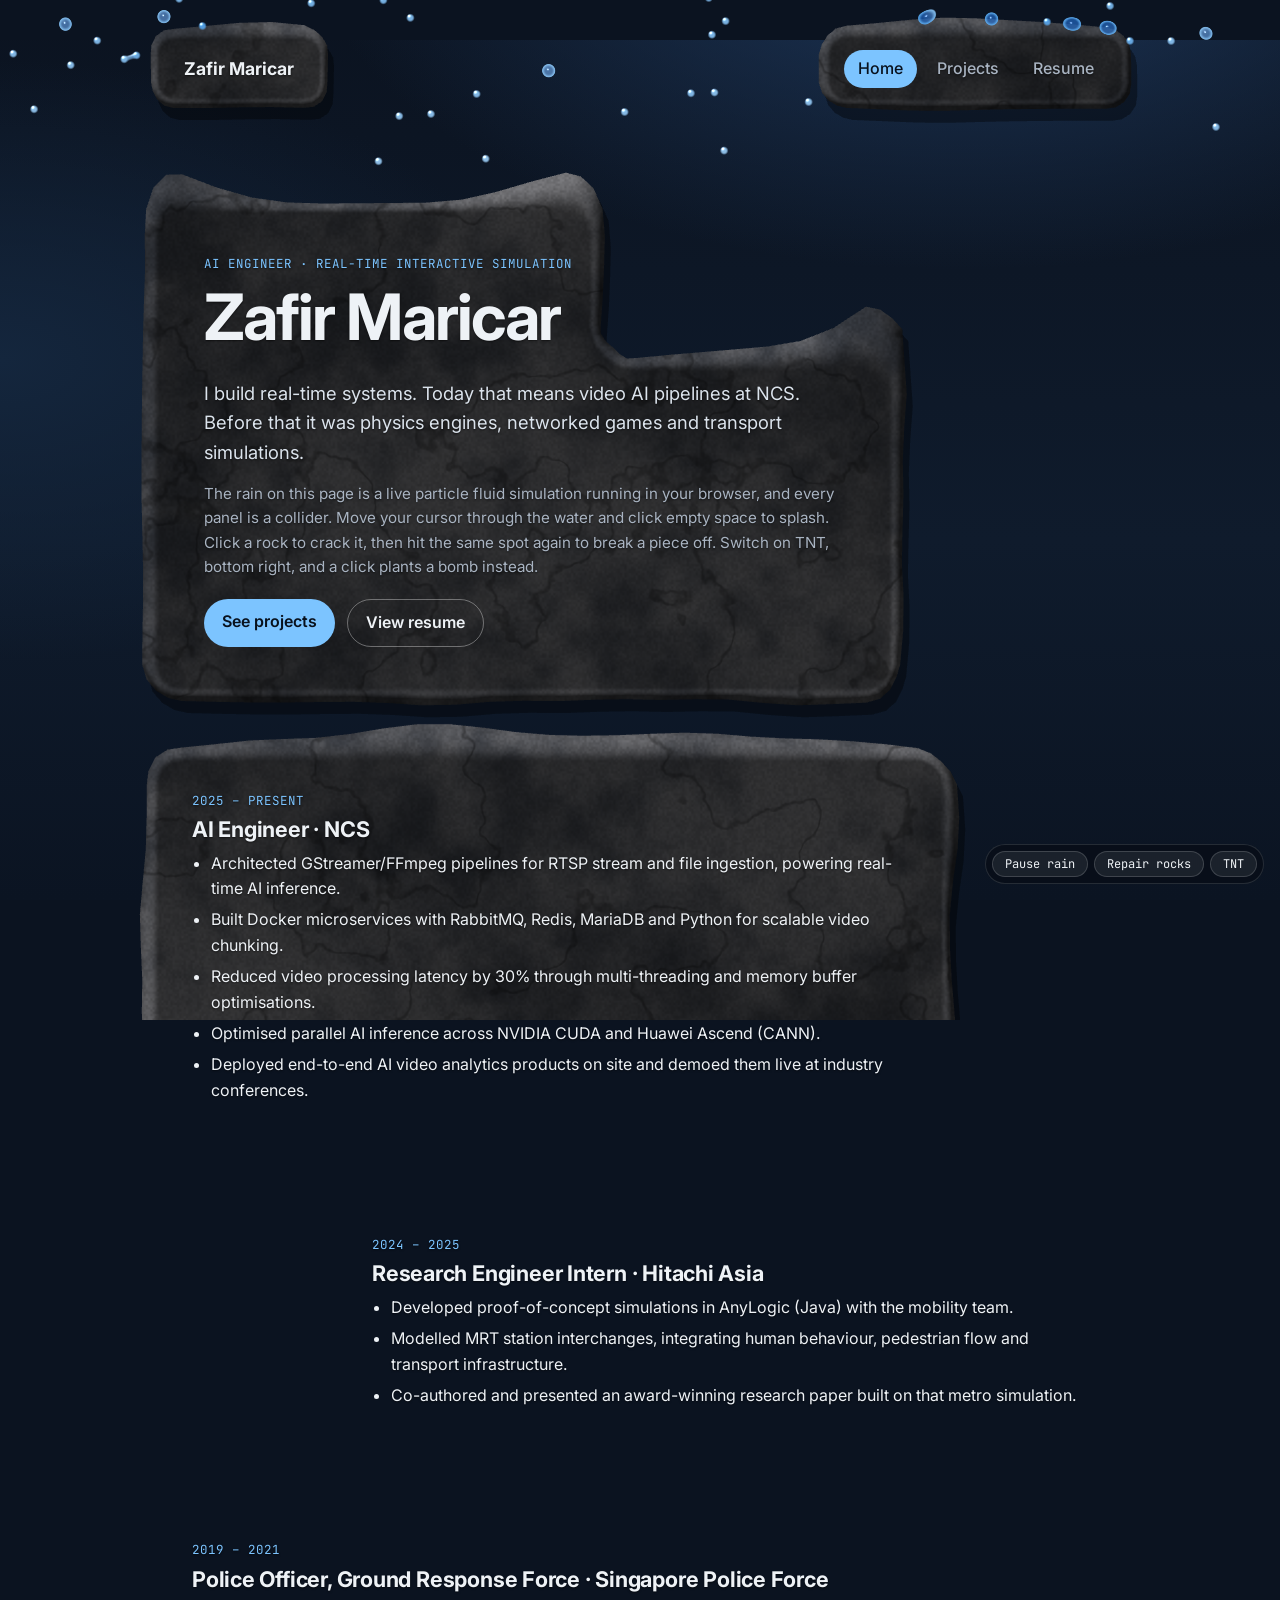
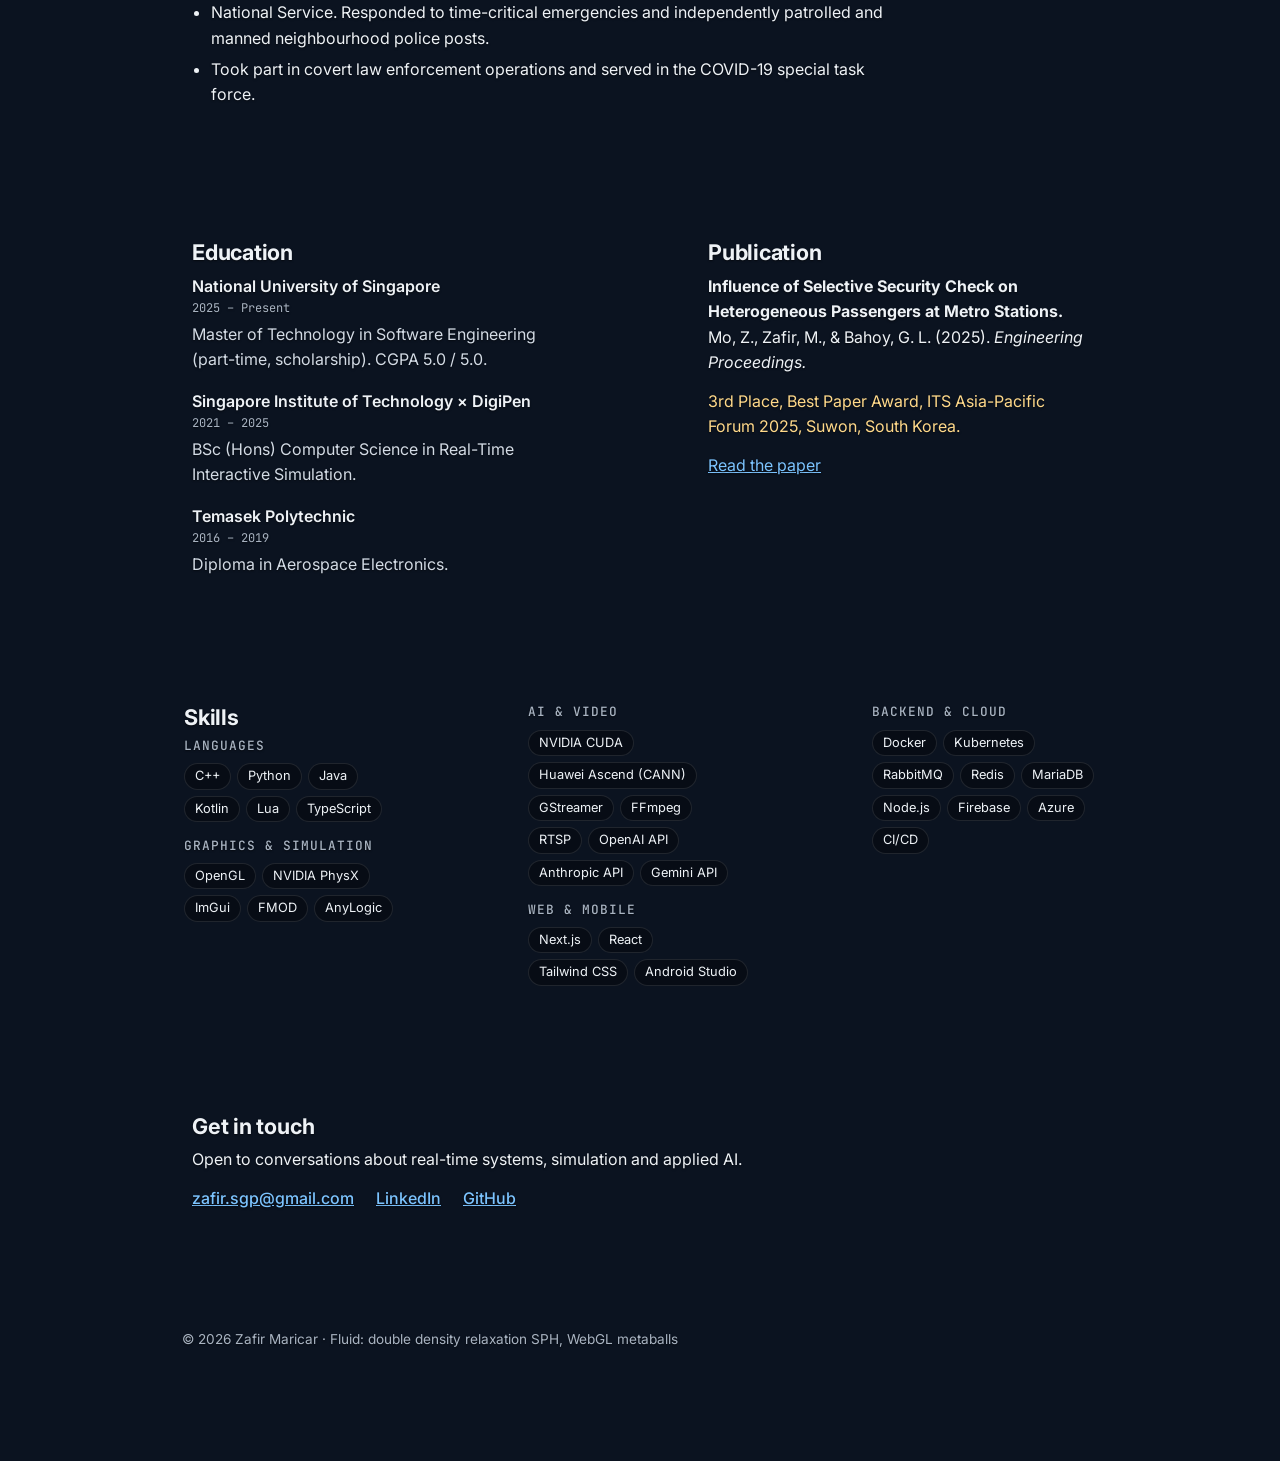
<file: index.html>
<!doctype html>
<html lang="en">
<head>
  <meta charset="utf-8">
  <meta name="viewport" content="width=device-width, initial-scale=1">
  <title>Zafir Maricar · AI Engineer</title>
  <meta name="description" content="Zafir Maricar, AI Engineer at NCS. Computer Science in Real-Time Interactive Simulation (SIT × DigiPen). Real-time video AI, physics engines and simulation.">
  <meta name="theme-color" content="#0b1320">
  <link rel="preconnect" href="https://fonts.googleapis.com">
  <link rel="preconnect" href="https://fonts.gstatic.com" crossorigin>
  <link href="https://fonts.googleapis.com/css2?family=Inter:wght@400;500;600;700&family=JetBrains+Mono:wght@400;500&display=swap" rel="stylesheet">
  <link rel="stylesheet" href="css/style.css">
</head>
<body>
  <div id="sim-layer" aria-hidden="true"><canvas id="sim"></canvas></div>

  <div class="wrap">
    <header class="site-header">
      <div class="rock brand-rock"><a class="brand" href="#home">Zafir Maricar</a></div>
      <nav class="rock nav-rock" aria-label="Main">
        <a href="#home" data-tab="home">Home</a>
        <a href="#projects" data-tab="projects">Projects</a>
        <a href="#resume" data-tab="resume">Resume</a>
      </nav>
    </header>

    <main>
      <!-- Home -->
      <section class="page stack" data-page="home">
        <div class="rock hero pond">
          <p class="eyebrow">AI Engineer · Real-Time Interactive Simulation</p>
          <h1>Zafir Maricar</h1>
          <p class="lede">I build real-time systems. Today that means video AI pipelines at NCS. Before that it was physics engines, networked games and transport simulations.</p>
          <p class="hint">The rain on this page is a live particle fluid simulation running in your browser, and every panel is a collider. Move your cursor through the water and click empty space to splash. Click a rock to crack it, then hit the same spot again to break a piece off. Switch on TNT, bottom right, and a click plants a bomb instead.</p>
          <div class="cta">
            <a class="button" href="#projects">See projects</a>
            <a class="button ghost" href="#resume">View resume</a>
          </div>
        </div>

        <div class="stagger">
          <article class="rock">
            <p class="eyebrow">2025 – Present</p>
            <h2>AI Engineer · NCS</h2>
            <ul>
              <li>Architected GStreamer/FFmpeg pipelines for RTSP stream and file ingestion, powering real-time AI inference.</li>
              <li>Built Docker microservices with RabbitMQ, Redis, MariaDB and Python for scalable video chunking.</li>
              <li>Reduced video processing latency by 30% through multi-threading and memory buffer optimisations.</li>
              <li>Optimised parallel AI inference across NVIDIA CUDA and Huawei Ascend (CANN).</li>
              <li>Deployed end-to-end AI video analytics products on site and demoed them live at industry conferences.</li>
            </ul>
          </article>

          <article class="rock">
            <p class="eyebrow">2024 – 2025</p>
            <h2>Research Engineer Intern · Hitachi Asia</h2>
            <ul>
              <li>Developed proof-of-concept simulations in AnyLogic (Java) with the mobility team.</li>
              <li>Modelled MRT station interchanges, integrating human behaviour, pedestrian flow and transport infrastructure.</li>
              <li>Co-authored and presented an award-winning research paper built on that metro simulation.</li>
            </ul>
          </article>

          <article class="rock">
            <p class="eyebrow">2019 – 2021</p>
            <h2>Police Officer, Ground Response Force · Singapore Police Force</h2>
            <ul>
              <li>National Service. Responded to time-critical emergencies and independently patrolled and manned neighbourhood police posts.</li>
              <li>Took part in covert law enforcement operations and served in the COVID-19 special task force.</li>
            </ul>
          </article>
        </div>

        <div class="grid-2">
          <article class="rock">
            <h2>Education</h2>
            <dl class="timeline">
              <dt>National University of Singapore <span>2025 – Present</span></dt>
              <dd>Master of Technology in Software Engineering (part-time, scholarship). CGPA 5.0 / 5.0.</dd>
              <dt>Singapore Institute of Technology × DigiPen <span>2021 – 2025</span></dt>
              <dd>BSc (Hons) Computer Science in Real-Time Interactive Simulation.</dd>
              <dt>Temasek Polytechnic <span>2016 – 2019</span></dt>
              <dd>Diploma in Aerospace Electronics.</dd>
            </dl>
          </article>

          <article class="rock">
            <h2>Publication</h2>
            <p><strong>Influence of Selective Security Check on Heterogeneous Passengers at Metro Stations.</strong><br>
              Mo, Z., Zafir, M., &amp; Bahoy, G. L. (2025). <em>Engineering Proceedings.</em></p>
            <p class="award">3rd Place, Best Paper Award, ITS Asia-Pacific Forum 2025, Suwon, South Korea.</p>
            <p><a href="https://doi.org/10.3390/engproc2025102003" target="_blank" rel="noopener">Read the paper</a></p>
          </article>
        </div>

        <div class="skills">
          <article class="rock skill-group">
            <h2>Skills</h2>
            <h3>Languages</h3>
            <ul class="chips"><li>C++</li><li>Python</li><li>Java</li><li>Kotlin</li><li>Lua</li><li>TypeScript</li></ul>
            <h3>Graphics &amp; Simulation</h3>
            <ul class="chips"><li>OpenGL</li><li>NVIDIA PhysX</li><li>ImGui</li><li>FMOD</li><li>AnyLogic</li></ul>
          </article>
          <article class="rock skill-group">
            <h3>AI &amp; Video</h3>
            <ul class="chips"><li>NVIDIA CUDA</li><li>Huawei Ascend (CANN)</li><li>GStreamer</li><li>FFmpeg</li><li>RTSP</li><li>OpenAI API</li><li>Anthropic API</li><li>Gemini API</li></ul>
            <h3>Web &amp; Mobile</h3>
            <ul class="chips"><li>Next.js</li><li>React</li><li>Tailwind CSS</li><li>Android Studio</li></ul>
          </article>
          <article class="rock skill-group">
            <h3>Backend &amp; Cloud</h3>
            <ul class="chips"><li>Docker</li><li>Kubernetes</li><li>RabbitMQ</li><li>Redis</li><li>MariaDB</li><li>Node.js</li><li>Firebase</li><li>Azure</li><li>CI/CD</li></ul>
          </article>
        </div>

        <article class="rock contact" id="contact">
          <h2>Get in touch</h2>
          <p>Open to conversations about real-time systems, simulation and applied AI.</p>
          <ul class="links">
            <li><a href="mailto:zafir.sgp@gmail.com">zafir.sgp@gmail.com</a></li>
            <li><a href="https://www.linkedin.com/in/mzafir" target="_blank" rel="noopener">LinkedIn</a></li>
            <li><a href="https://github.com/zafirmaricar" target="_blank" rel="noopener">GitHub</a></li>
          </ul>
        </article>
      </section>

      <!-- Projects -->
      <section class="page stack" data-page="projects" hidden>
        <div class="rock intro">
          <p class="eyebrow">Projects</p>
          <h1>Things I've built</h1>
          <p class="lede">Engines, games, apps and hackathon builds, mostly from scratch.</p>
        </div>

        <article class="rock project featured">
          <div class="media" style="aspect-ratio: 16 / 9">
            <video class="clip" data-poster="assets/img/projects/pixel-reactor-1.webp" width="960" height="540" muted loop playsinline preload="none" aria-label="Pixel Nuclear Reactor clip: the plant at full power, then a SCRAM drops the control rods and the town's lights go out">
              <source src="assets/img/projects/pixel-reactor-1.mp4" type='video/mp4; codecs="avc1.640028"'>
              <source src="assets/img/projects/pixel-reactor-1.webm" type='video/webm; codecs="vp9"'>
            </video>
          </div>
          <div class="featured-text">
            <p class="eyebrow">Interactive Simulation · Personal Project</p>
            <h2>Pixel Nuclear Reactor</h2>
            <p class="role">Solo · Simulation, Art &amp; UI</p>
            <ul>
              <li>A pixel-art small modular reactor you can run in your browser: pull the rods, trip the pumps and keep the town's lights on.</li>
              <li>Real reactor physics, simplified: point kinetics with six delayed-neutron groups, temperature feedback, decay heat, passive cooling and a protection system.</li>
              <li>Written from scratch in JavaScript and Canvas 2D with no libraries, at 60 fps on phones.</li>
            </ul>
          </div>
          <div class="featured-meta">
            <ul class="chips"><li>JavaScript</li><li>Canvas 2D</li><li>Numerical Methods</li><li>Control Systems</li></ul>
            <div class="cta"><a class="button" href="reactor/">Run the reactor</a></div>
          </div>
        </article>

        <div class="grid-2">
          <article class="rock project">
            <div class="gallery">
              <div class="media" style="aspect-ratio: 600 / 376">
                <video class="clip" data-poster="assets/img/projects/torque-engine-1.webp" width="600" height="376" muted loop playsinline preload="none" aria-label="Torque Engine clip: the kart racer running in the engine's editor">
                  <source src="assets/img/projects/torque-engine-1.mp4" type='video/mp4; codecs="avc1.640020"'>
                  <source src="assets/img/projects/torque-engine-1.webm" type='video/webm; codecs="vp9"'>
                </video>
                <img src="assets/img/projects/torque-engine-2.webp" width="960" height="540" alt="Torque Engine's editor with a kart's physics collider selected" loading="lazy" decoding="async" hidden>
                <img src="assets/img/projects/torque-engine-3.webp" width="960" height="540" alt="Torque Engine's editor showing a desert race track" loading="lazy" decoding="async" hidden>
              </div>
              <div class="thumbs" role="group" aria-label="Torque Engine media">
                <button type="button" class="thumb is-clip" aria-pressed="true" aria-label="Show the clip"><img src="assets/img/projects/torque-engine-1-thumb.webp" width="148" height="92" alt="" loading="lazy" decoding="async"></button>
                <button type="button" class="thumb" aria-pressed="false" aria-label="Show the collider screenshot"><img src="assets/img/projects/torque-engine-2-thumb.webp" width="164" height="92" alt="" loading="lazy" decoding="async"></button>
                <button type="button" class="thumb" aria-pressed="false" aria-label="Show the race track screenshot"><img src="assets/img/projects/torque-engine-3-thumb.webp" width="164" height="92" alt="" loading="lazy" decoding="async"></button>
              </div>
            </div>
            <p class="eyebrow">3D Game Engine</p>
            <h2>Torque Engine</h2>
            <p class="role">Product Manager · Physics &amp; Networking</p>
            <ul>
              <li>Directed 7 programmers and 3 designers to build a 3D game engine from scratch.</li>
              <li>Solely responsible for the engine's physics and networking systems, with a cloud database on Azure.</li>
              <li>Used it to build a physics-heavy kart racer in the style of Mario Kart.</li>
            </ul>
            <ul class="chips"><li>C++</li><li>Lua</li><li>Python</li><li>OpenGL</li><li>PhysX</li><li>ImGui</li><li>FMOD</li><li>Azure</li></ul>
          </article>

          <article class="rock project">
            <div class="gallery">
              <div class="media" style="aspect-ratio: 600 / 376">
                <video class="clip" data-poster="assets/img/projects/grapnel-scamper-2.webp" width="600" height="376" muted loop playsinline preload="none" aria-label="Grapnel Scamper gameplay clip">
                  <source src="assets/img/projects/grapnel-scamper-2.mp4" type='video/mp4; codecs="avc1.640020"'>
                  <source src="assets/img/projects/grapnel-scamper-2.webm" type='video/webm; codecs="vp9"'>
                </video>
                <img src="assets/img/projects/grapnel-scamper-1.webp" width="960" height="550" alt="Grapnel Scamper title art" loading="lazy" decoding="async" hidden>
                <img src="assets/img/projects/grapnel-scamper-3.webp" width="960" height="540" alt="A Grapnel Scamper race, in first place on lap one" loading="lazy" decoding="async" hidden>
              </div>
              <div class="thumbs" role="group" aria-label="Grapnel Scamper media">
                <button type="button" class="thumb is-clip" aria-pressed="true" aria-label="Show the clip"><img src="assets/img/projects/grapnel-scamper-2-thumb.webp" width="148" height="92" alt="" loading="lazy" decoding="async"></button>
                <button type="button" class="thumb" aria-pressed="false" aria-label="Show the title art"><img src="assets/img/projects/grapnel-scamper-1-thumb.webp" width="160" height="92" alt="" loading="lazy" decoding="async"></button>
                <button type="button" class="thumb" aria-pressed="false" aria-label="Show the race screenshot"><img src="assets/img/projects/grapnel-scamper-3-thumb.webp" width="164" height="92" alt="" loading="lazy" decoding="async"></button>
              </div>
            </div>
            <p class="eyebrow">3D Racing Game</p>
            <h2>Grapnel Scamper</h2>
            <p class="role">Product Manager · Physics &amp; Networking</p>
            <ul>
              <li>Racing game on a custom engine with grappling-hook traversal.</li>
              <li>Built track mesh colliders, vehicle suspension and an elastic joint for the grapnel.</li>
            </ul>
          </article>

          <article class="rock project">
            <p class="eyebrow">AI Web App · AngelHack × DBS Hackathon</p>
            <h2>Foodkaki</h2>
            <p class="role">Team Lead</p>
            <ul>
              <li>Led a team of 4 to build a generative AI app that guides financial decisions on food purchases.</li>
              <li>Integrated the FairPrice API for live product prices, which judges praised for functionality.</li>
            </ul>
            <ul class="chips"><li>Next.js</li><li>Node.js</li><li>Tailwind CSS</li><li>Python</li><li>Gemini API</li></ul>
          </article>

          <article class="rock project">
            <a class="media" href="https://www.youtube.com/watch?v=V1KspiZ0s40" target="_blank" rel="noopener" data-youtube="V1KspiZ0s40" data-title="IPPT Buddy video (YouTube)" style="aspect-ratio: 16 / 9" aria-label="Play the IPPT Buddy video">
              <img src="assets/img/projects/ippt-buddy.webp" width="960" height="540" alt="" loading="lazy" decoding="async">
              <span class="media-play"></span>
            </a>
            <p class="eyebrow">Android Fitness App</p>
            <h2>IPPT Buddy</h2>
            <p class="role">Sensor Programming</p>
            <ul>
              <li>Real-time tracker for sit-ups, push-ups and runs.</li>
              <li>Owned sensor programming with the gyroscope, accelerometer and proximity sensors.</li>
            </ul>
            <ul class="chips"><li>Kotlin</li><li>Android Studio</li><li>Firebase</li></ul>
          </article>
        </div>

        <h2 class="rock section-title">Earlier game projects</h2>

        <div class="grid-2">
          <article class="rock project">
            <div class="media" style="aspect-ratio: 600 / 322">
              <video class="clip" data-poster="assets/img/projects/alengine-1.webp" width="600" height="322" muted loop playsinline preload="none" aria-label="ALEngine clip: a level running in the engine's editor">
                <source src="assets/img/projects/alengine-1.mp4" type='video/mp4; codecs="avc1.640020"'>
                <source src="assets/img/projects/alengine-1.webm" type='video/webm; codecs="vp9"'>
              </video>
            </div>
            <p class="eyebrow">2D Game Engine</p>
            <h2>ALEngine</h2>
            <p class="role">Graphics &amp; Data Structures</p>
            <ul>
              <li>A 2D engine built from scratch in C++ with few external libraries.</li>
              <li>Wrote its OpenGL rendering and the data structures behind its Entity Component System.</li>
            </ul>
            <ul class="chips"><li>C++</li><li>OpenGL</li></ul>
          </article>

          <article class="rock project">
            <div class="gallery">
              <div class="media" style="aspect-ratio: 600 / 338">
                <video class="clip" data-poster="assets/img/projects/pave-2.webp" width="600" height="338" muted loop playsinline preload="none" aria-label="Pave gameplay clip">
                  <source src="assets/img/projects/pave-2.mp4" type='video/mp4; codecs="avc1.640020"'>
                  <source src="assets/img/projects/pave-2.webm" type='video/webm; codecs="vp9"'>
                </video>
                <img src="assets/img/projects/pave-1.webp" width="640" height="640" alt="Pave logo" loading="lazy" decoding="async" hidden>
              </div>
              <div class="thumbs" role="group" aria-label="Pave media">
                <button type="button" class="thumb is-clip" aria-pressed="true" aria-label="Show the clip"><img src="assets/img/projects/pave-2-thumb.webp" width="164" height="92" alt="" loading="lazy" decoding="async"></button>
                <button type="button" class="thumb" aria-pressed="false" aria-label="Show the logo"><img src="assets/img/projects/pave-1-thumb.webp" width="92" height="92" alt="" loading="lazy" decoding="async"></button>
              </div>
            </div>
            <p class="eyebrow">2D Puzzle RPG</p>
            <h2>Pave</h2>
            <p class="role">Graphics &amp; Data Structures</p>
            <ul>
              <li>A turn-based puzzle RPG built on ALEngine.</li>
              <li>With the engine done early, the spare time went into polish and a cinematic story.</li>
            </ul>
            <ul class="chips"><li>C++</li><li>OpenGL</li></ul>
          </article>

          <article class="rock project">
            <div class="gallery">
              <div class="media" style="aspect-ratio: 600 / 506">
                <video class="clip" data-poster="assets/img/projects/ricochet-1.webp" width="600" height="506" muted loop playsinline preload="none" aria-label="Ricochet clip: shots bouncing off walls and breaking them">
                  <source src="assets/img/projects/ricochet-1.mp4" type='video/mp4; codecs="avc1.640020"'>
                  <source src="assets/img/projects/ricochet-1.webm" type='video/webm; codecs="vp9"'>
                </video>
                <video class="clip" data-poster="assets/img/projects/ricochet-2.webp" width="600" height="492" muted loop playsinline preload="none" aria-label="Ricochet clip: lining up a bank shot" hidden>
                  <source src="assets/img/projects/ricochet-2.mp4" type='video/mp4; codecs="avc1.640020"'>
                  <source src="assets/img/projects/ricochet-2.webm" type='video/webm; codecs="vp9"'>
                </video>
              </div>
              <div class="thumbs" role="group" aria-label="Ricochet media">
                <button type="button" class="thumb is-clip" aria-pressed="true" aria-label="Show the first clip"><img src="assets/img/projects/ricochet-1-thumb.webp" width="110" height="92" alt="" loading="lazy" decoding="async"></button>
                <button type="button" class="thumb is-clip" aria-pressed="false" aria-label="Show the second clip"><img src="assets/img/projects/ricochet-2-thumb.webp" width="112" height="92" alt="" loading="lazy" decoding="async"></button>
              </div>
            </div>
            <p class="eyebrow">2D Tactical Shooter</p>
            <h2>Ricochet</h2>
            <p class="role">Project Manager · Physics &amp; Graphics</p>
            <ul>
              <li>Pilot a tank whose shots ricochet off walls in a destructible level.</li>
              <li>One of only two core programmers: built the ricochet physics, the destructible terrain and the particle system.</li>
            </ul>
            <ul class="chips"><li>C++</li></ul>
          </article>

          <article class="rock project">
            <div class="gallery">
              <div class="media" style="aspect-ratio: 512 / 464; background: #fff">
                <video class="clip" data-poster="assets/img/projects/just-bounce-1.webp" width="512" height="464" muted loop playsinline preload="none" aria-label="Just Bounce clip: bouncing past spikes">
                  <source src="assets/img/projects/just-bounce-1.mp4" type='video/mp4; codecs="avc1.640020"'>
                  <source src="assets/img/projects/just-bounce-1.webm" type='video/webm; codecs="vp9"'>
                </video>
                <video class="clip" data-poster="assets/img/projects/just-bounce-2.webp" width="600" height="488" muted loop playsinline preload="none" aria-label="Just Bounce clip: bouncing past enemies" hidden>
                  <source src="assets/img/projects/just-bounce-2.mp4" type='video/mp4; codecs="avc1.640020"'>
                  <source src="assets/img/projects/just-bounce-2.webm" type='video/webm; codecs="vp9"'>
                </video>
              </div>
              <div class="thumbs" role="group" aria-label="Just Bounce media">
                <button type="button" class="thumb is-clip" aria-pressed="true" aria-label="Show the first clip"><img src="assets/img/projects/just-bounce-1-thumb.webp" width="102" height="92" alt="" loading="lazy" decoding="async"></button>
                <button type="button" class="thumb is-clip" aria-pressed="false" aria-label="Show the second clip"><img src="assets/img/projects/just-bounce-2-thumb.webp" width="114" height="92" alt="" loading="lazy" decoding="async"></button>
              </div>
            </div>
            <p class="eyebrow">2D Platformer</p>
            <h2>Just Bounce</h2>
            <p class="role">Project Manager · Physics &amp; Graphics</p>
            <ul>
              <li>My first DigiPen project, a spin on Bounce from old Nokia phones, made with a team of five.</li>
              <li>Spent many hours tuning the bounce physics and the collisions with the level.</li>
            </ul>
            <ul class="chips"><li>C</li></ul>
          </article>
        </div>
      </section>

      <!-- Resume -->
      <section class="page stack" data-page="resume" hidden>
        <div class="resume-head">
          <h1 class="rock resume-title">Resume</h1>
          <div class="rock resume-download"><a class="button" href="assets/docs/Zafir_Maricar_Resume.pdf?v=00cdd10d" download="Zafir_Maricar_Resume.pdf">Download PDF</a></div>
        </div>
        <div class="rock resume">
          <object class="resume-frame" data="assets/docs/Zafir_Maricar_Resume.pdf?v=00cdd10d#view=FitH" type="application/pdf" aria-label="Resume of Zafir Maricar">
            <p class="resume-fallback">Your browser can't show the PDF here. <a href="assets/docs/Zafir_Maricar_Resume.pdf?v=00cdd10d" target="_blank" rel="noopener">Open the resume</a> instead.</p>
          </object>
          <a class="resume-page" href="assets/docs/Zafir_Maricar_Resume.pdf?v=00cdd10d" target="_blank" rel="noopener">
            <img src="assets/img/resume.webp?v=b44e8e38" width="1192" height="1684" alt="Resume of Zafir Maricar. Opens the PDF." loading="lazy" decoding="async">
          </a>
        </div>
      </section>
    </main>

    <footer class="site-footer rock">
      <p>&copy; <span id="year"></span> Zafir Maricar · Fluid: double density relaxation SPH, WebGL metaballs</p>
    </footer>
  </div>

  <div id="chunks" aria-hidden="true"></div>

  <div class="hud" role="group" aria-label="Simulation controls">
    <button id="rain-toggle" type="button">Pause rain</button>
    <button id="repair" type="button">Repair rocks</button>
    <button id="tnt" type="button" aria-pressed="false" title="When on, clicking a rock plants a bomb">TNT</button>
    <button id="tilt" type="button" aria-pressed="false" hidden>Tilt</button>
  </div>

  <script src="js/rocks.js"></script>
  <script src="js/fluid.js"></script>
  <script src="js/renderer.js"></script>
  <script src="js/fracture.js"></script>
  <script src="js/ducks.js"></script>
  <script src="js/tnt.js"></script>
  <script src="js/media.js"></script>
  <script src="js/main.js"></script>
</body>
</html>
</file>
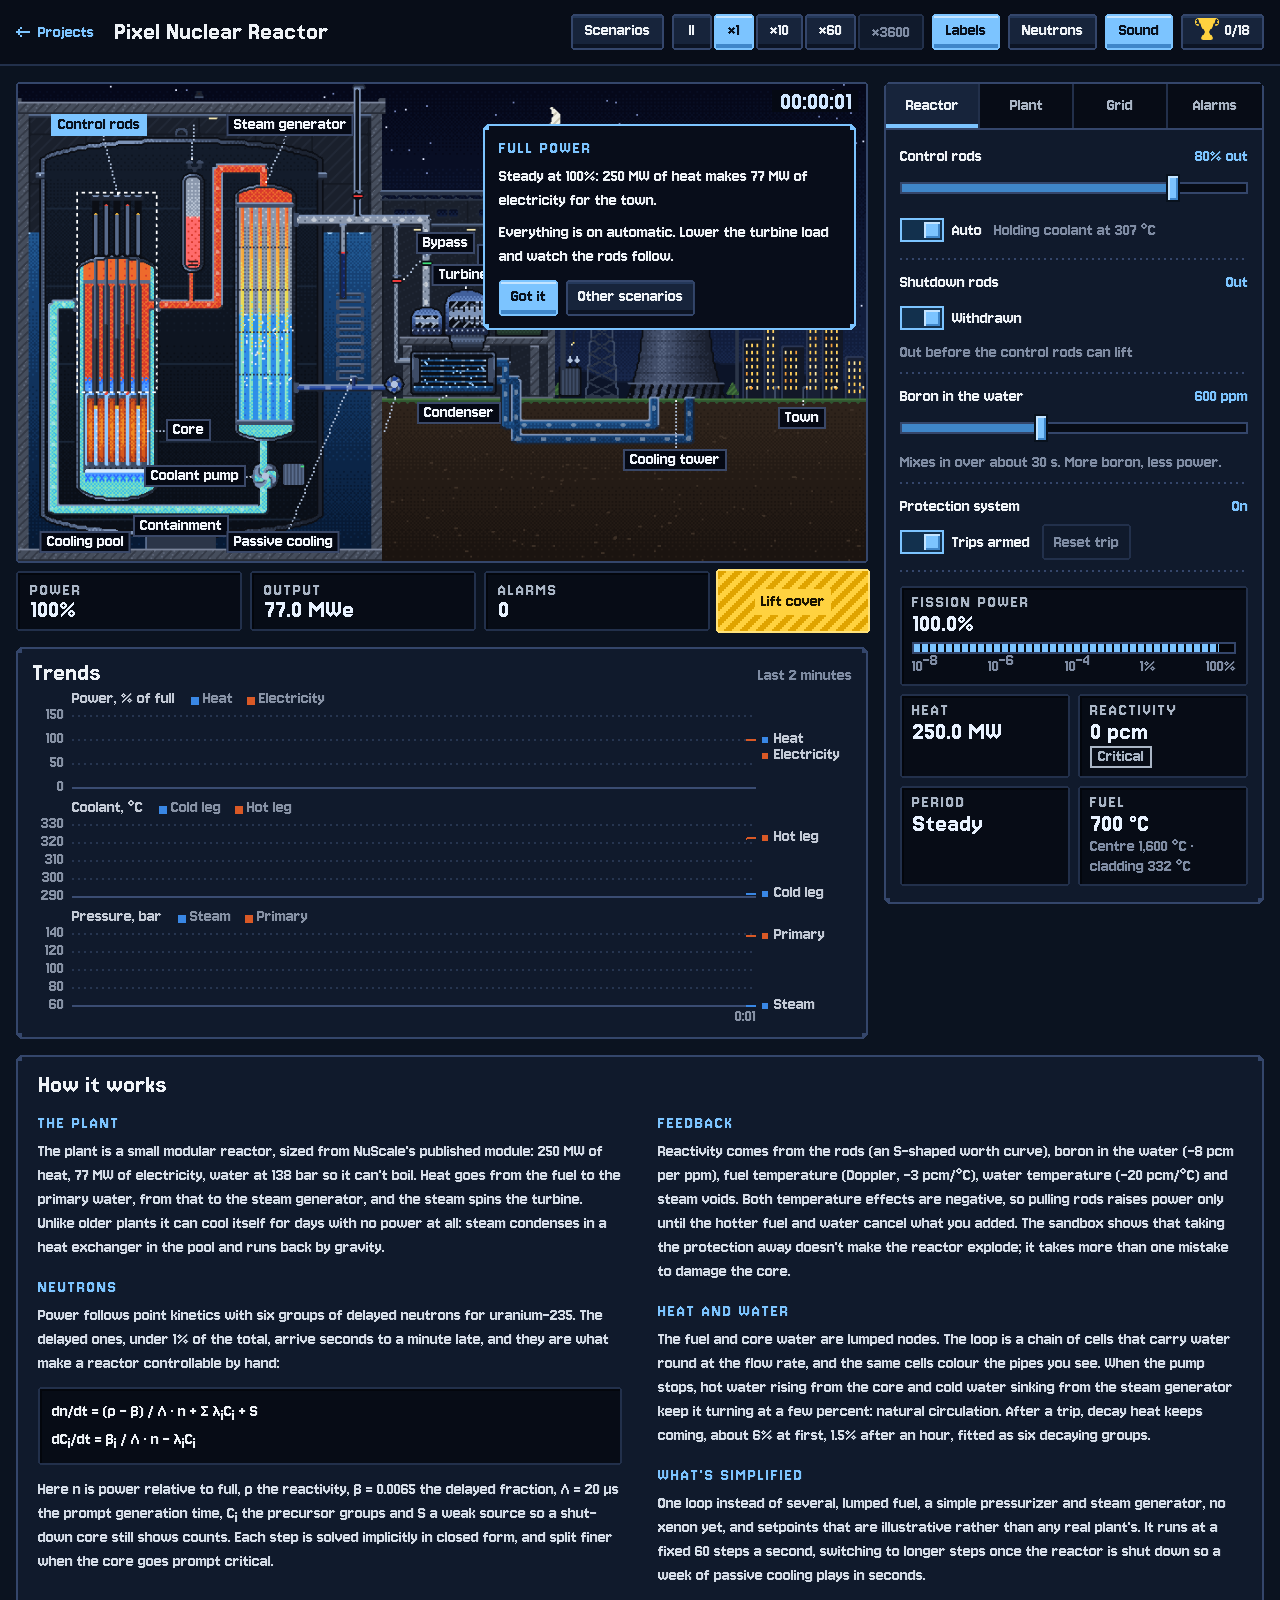
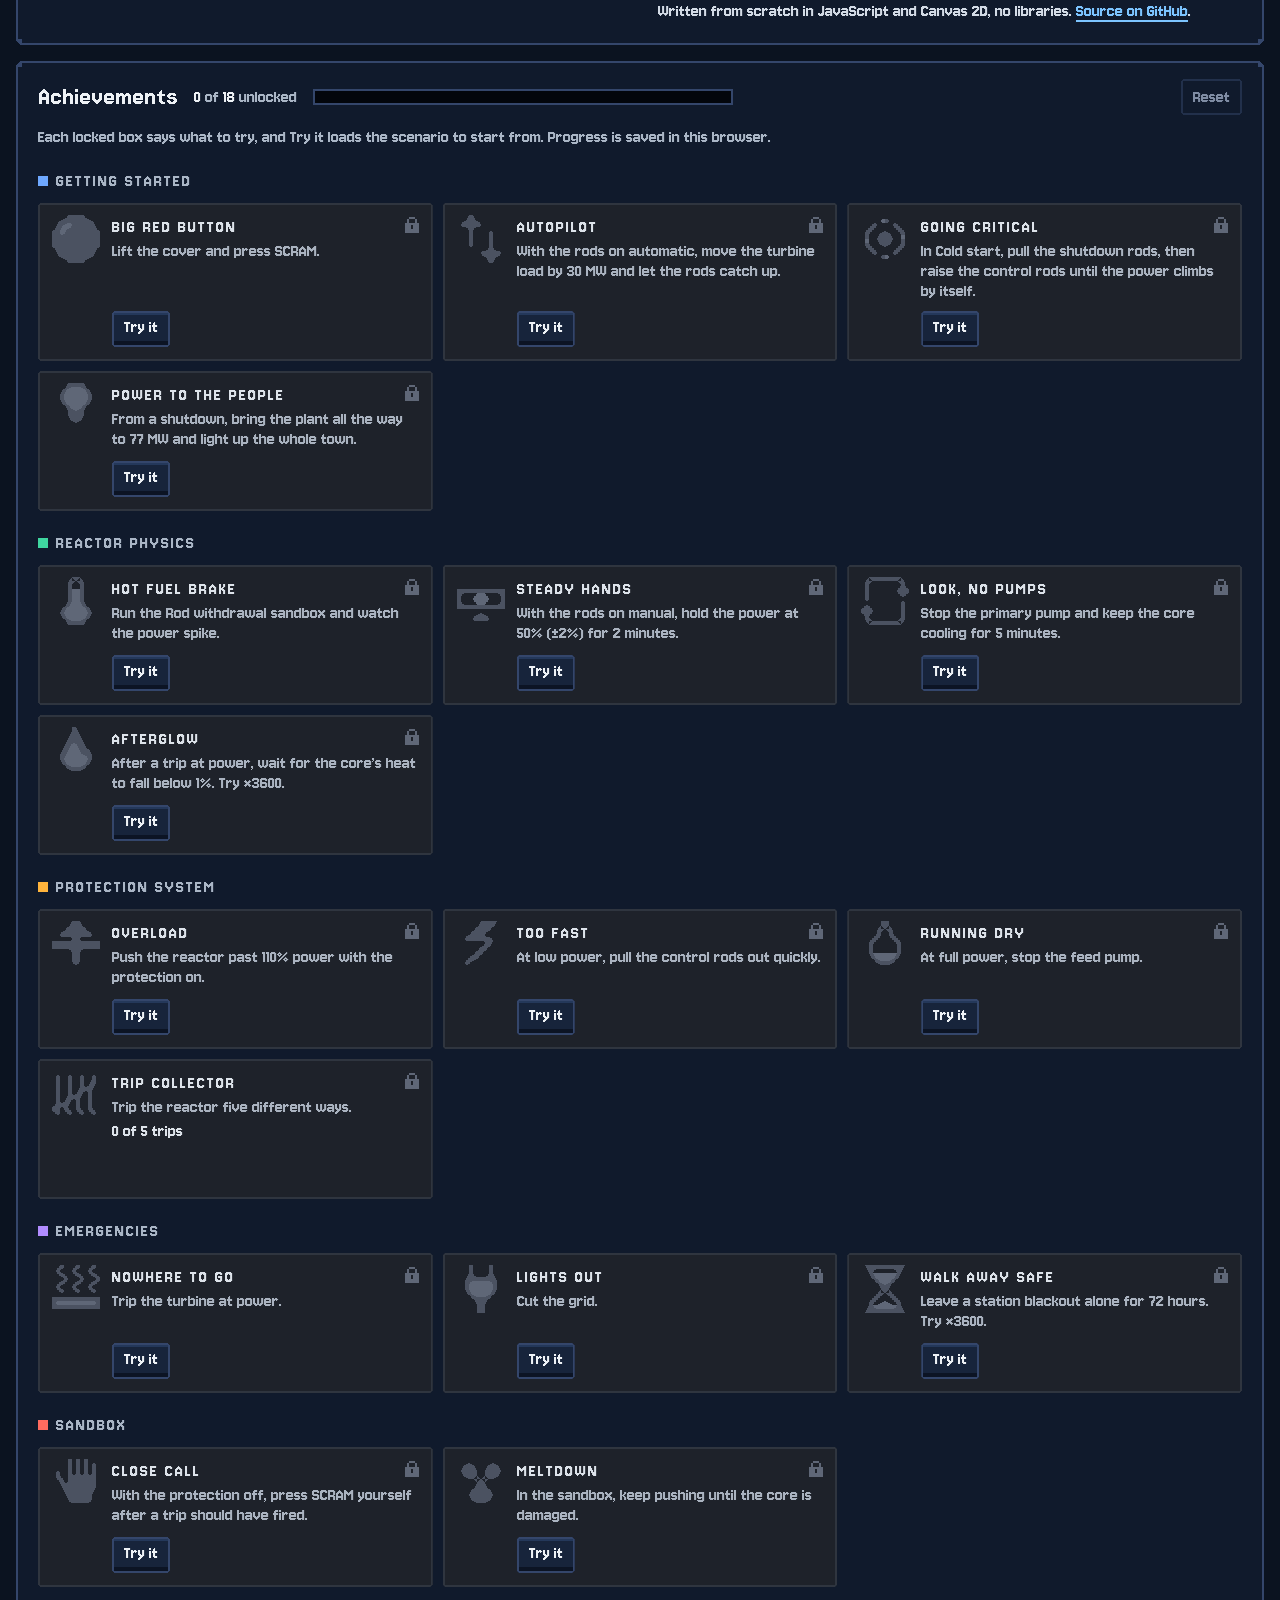
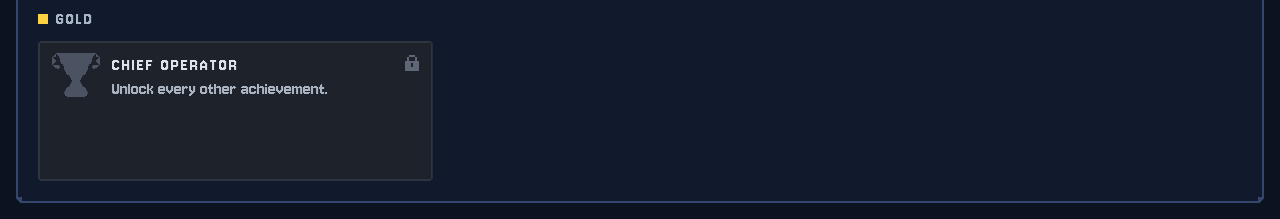
<file: reactor/index.html>
<!doctype html>
<html lang="en">
<head>
  <meta charset="utf-8">
  <meta name="viewport" content="width=device-width, initial-scale=1, viewport-fit=cover">
  <title>Pixel Nuclear Reactor · Zafir Maricar</title>
  <meta name="description" content="Run a small modular nuclear reactor in your browser: a pixel-art cross section of the whole plant on a real-time simulation with point kinetics, temperature feedback, decay heat, passive cooling and a protection system.">
  <meta name="theme-color" content="#0b1320">
  <meta property="og:type" content="website">
  <meta property="og:title" content="Pixel Nuclear Reactor">
  <meta property="og:description" content="Pull the rods, trip the pumps and keep the town's lights on: a small modular reactor simulated in your browser by Zafir Maricar.">
  <meta property="og:url" content="https://zafirmaricar.github.io/reactor/">
  <meta property="og:image" content="https://zafirmaricar.github.io/reactor/share.png">
  <meta property="og:image:width" content="1200">
  <meta property="og:image:height" content="630">
  <meta property="og:image:alt" content="Pixel-art cross section of a small modular reactor plant at night: the glowing core, steam generator, turbine hall, cooling tower and a lit-up town.">
  <meta name="twitter:card" content="summary_large_image">
  <link rel="preconnect" href="https://fonts.googleapis.com">
  <link rel="preconnect" href="https://fonts.gstatic.com" crossorigin>
  <link href="https://fonts.googleapis.com/css2?family=Jersey+10&family=Jersey+15&display=swap" rel="stylesheet">
  <link rel="stylesheet" href="css/reactor.css">
</head>
<body>
  <header class="bar">
    <a class="back" href="../#projects"><span class="back-arrow" aria-hidden="true"></span>Projects</a>
    <h1 class="title">Pixel Nuclear Reactor</h1>
    <div class="tools">
      <button type="button" class="tool" id="btn-scenarios" aria-haspopup="dialog">Scenarios</button>
      <div class="speed" role="group" aria-label="Simulation speed">
        <button type="button" class="tool" data-speed="0" aria-pressed="false" aria-label="Pause" title="Pause (space)"><span aria-hidden="true">II</span></button>
        <button type="button" class="tool" data-speed="1" aria-pressed="true">&times;1</button>
        <button type="button" class="tool" data-speed="10" aria-pressed="false">&times;10</button>
        <button type="button" class="tool" data-speed="60" aria-pressed="false">&times;60</button>
        <button type="button" class="tool" data-speed="3600" aria-pressed="false" disabled title="Unlocks once the reactor is tripped and shut down">&times;3600</button>
      </div>
      <button type="button" class="tool" id="btn-labels" aria-pressed="true">Labels</button>
      <button type="button" class="tool" id="btn-neutrons" aria-pressed="false" title="Show neutrons flying in the core">Neutrons</button>
      <button type="button" class="tool" id="btn-sound" aria-pressed="true">Sound</button>
      <button type="button" class="tool ach-tool" id="btn-ach" aria-label="Achievements"><canvas width="12" height="12" aria-hidden="true"></canvas><span id="ach-count">0/18</span></button>
    </div>
  </header>

  <main class="layout">
    <section class="stage" aria-label="The plant">
      <div class="scene-box" id="scene-box">
        <div class="scene" id="scene">
          <canvas id="plant" width="480" height="270" role="img" aria-label="Cross section of the plant"></canvas>
          <div class="labels" id="labels" aria-hidden="true"></div>
          <div class="clock" id="clock" aria-hidden="true">00:00:00</div>
          <div class="brief" id="brief" role="status" hidden></div>
          <button type="button" class="goal" id="goal" hidden><span class="goal-k">Goal</span> <span id="goal-name"></span></button>
          <div class="card" id="card" role="dialog" aria-labelledby="card-title" hidden></div>
          <div class="damage" id="damage" role="alertdialog" aria-labelledby="damage-title" aria-describedby="damage-text" hidden>
            <div class="damage-box">
              <p class="eyebrow">Sandbox over</p>
              <h2 id="damage-title">Core damage</h2>
              <p id="damage-text"></p>
              <p class="damage-note">Nothing real happened. In a real plant the protection system can't be switched off, which is the point.</p>
              <div class="damage-actions">
                <button type="button" class="btn primary" id="damage-retry">Try again</button>
                <button type="button" class="btn" id="damage-inspect">Inspect the plant</button>
              </div>
            </div>
          </div>
          <canvas class="ach-sparks" id="ach-sparks" aria-hidden="true"></canvas>
          <button type="button" class="ach-toast" id="ach-toast" hidden>
            <canvas class="ach-toast-icon" width="12" height="12" aria-hidden="true"></canvas>
            <span class="ach-toast-text"><span class="ach-toast-k">Achievement unlocked</span><span class="ach-toast-name" id="ach-toast-name"></span></span>
          </button>
          <p class="sr-only" id="ach-live" role="status" aria-live="polite"></p>
        </div>
      </div>
      <div class="strip" id="strip">
        <div class="strip-item"><span class="k">Power</span><span class="v" id="s-power">100%</span></div>
        <div class="strip-item"><span class="k">Output</span><span class="v" id="s-mwe">77 MWe</span></div>
        <button type="button" class="strip-item strip-alarms" id="s-alarms" aria-label="Alarms"><span class="k">Alarms</span><span class="v" id="s-alarm-count">0</span></button>
        <button type="button" class="drawer-handle" id="drawer-handle" aria-expanded="false" aria-controls="desk">Controls</button>
        <div class="scram" id="scram">
          <button type="button" class="scram-cover" id="scram-cover" aria-expanded="false" aria-controls="scram-btn"><span>Lift cover</span></button>
          <button type="button" class="scram-btn" id="scram-btn" tabindex="-1" aria-describedby="scram-help">SCRAM</button>
          <span class="sr-only" id="scram-help">Drops every rod into the core. Lift the cover first.</span>
        </div>
      </div>
    </section>

    <section class="desk" id="desk" aria-label="Control desk">
      <div class="tabs" role="tablist" aria-label="Desk sections">
        <button type="button" role="tab" id="tab-reactor" aria-controls="panel-reactor" aria-selected="true">Reactor</button>
        <button type="button" role="tab" id="tab-plant" aria-controls="panel-plant" aria-selected="false" tabindex="-1">Plant</button>
        <button type="button" role="tab" id="tab-grid" aria-controls="panel-grid" aria-selected="false" tabindex="-1">Grid</button>
        <button type="button" role="tab" id="tab-alarms" aria-controls="panel-alarms" aria-selected="false" tabindex="-1">Alarms</button>
      </div>

      <div class="panel" role="tabpanel" id="panel-reactor" aria-labelledby="tab-reactor">
        <div class="ctl">
          <div class="ctl-head"><label for="c-rods">Control rods</label><output id="o-rods" for="c-rods">80% out</output></div>
          <input type="range" id="c-rods" min="0" max="100" step="0.5" value="80">
          <div class="ctl-row">
            <label class="switch"><input type="checkbox" id="c-rod-auto" checked><span>Auto</span></label>
            <span class="hint" id="h-rods">Holding coolant at 307 °C</span>
          </div>
        </div>
        <div class="ctl">
          <div class="ctl-head"><span class="ctl-name">Shutdown rods</span><output id="o-sd">Out</output></div>
          <div class="ctl-row">
            <label class="switch"><input type="checkbox" id="c-sd" checked><span>Withdrawn</span></label>
            <span class="hint">Out before the control rods can lift</span>
          </div>
        </div>
        <div class="ctl">
          <div class="ctl-head"><label for="c-boron">Boron in the water</label><output id="o-boron" for="c-boron">600 ppm</output></div>
          <input type="range" id="c-boron" min="0" max="1500" step="10" value="600">
          <div class="ctl-row"><span class="hint">Mixes in over about 30 s. More boron, less power.</span></div>
        </div>
        <div class="ctl ctl-protect">
          <div class="ctl-head"><span class="ctl-name">Protection system</span><output id="o-protect">On</output></div>
          <div class="ctl-row">
            <label class="switch"><input type="checkbox" id="c-protect" checked><span>Trips armed</span></label>
            <button type="button" class="btn small" id="btn-reset-trip" disabled>Reset trip</button>
          </div>
        </div>
        <div class="ro-grid">
          <div class="ro wide">
            <span class="ro-k">Fission power</span>
            <span class="ro-v" id="r-flux">100%</span>
            <div class="logmeter" id="logmeter" aria-hidden="true"><div class="logmeter-fill" id="logmeter-fill"></div></div>
            <div class="logmeter-scale" aria-hidden="true"><span>10<sup>-8</sup></span><span>10<sup>-6</sup></span><span>10<sup>-4</sup></span><span>1%</span><span>100%</span></div>
          </div>
          <div class="ro"><span class="ro-k">Heat</span><span class="ro-v" id="r-heat">250 MW</span></div>
          <div class="ro"><span class="ro-k">Reactivity</span><span class="ro-v" id="r-rho">0 pcm</span><span class="badge" id="r-crit">Critical</span></div>
          <div class="ro"><span class="ro-k">Period</span><span class="ro-v" id="r-period">Steady</span></div>
          <div class="ro"><span class="ro-k">Fuel</span><span class="ro-v" id="r-fuel">700 °C</span><span class="ro-sub" id="r-fuel-sub">Centre 1600 °C</span></div>
        </div>
      </div>

      <div class="panel" role="tabpanel" id="panel-plant" aria-labelledby="tab-plant" hidden>
        <div class="ctl">
          <div class="ctl-head"><label for="c-pump">Primary pump</label><output id="o-pump" for="c-pump">100%</output></div>
          <input type="range" id="c-pump" min="0" max="100" step="1" value="100">
          <div class="ctl-row">
            <label class="switch"><input type="checkbox" id="c-pump-on" checked><span>Running</span></label>
            <span class="hint" id="h-pump">Flow 100%</span>
          </div>
        </div>
        <div class="ctl">
          <div class="ctl-head"><span class="ctl-name">Pressurizer</span><output id="o-pzr">138 bar</output></div>
          <div class="ctl-row">
            <label class="switch"><input type="checkbox" id="c-pzr-auto" checked><span>Auto</span></label>
            <button type="button" class="btn small toggle" id="c-heaters" aria-pressed="false" disabled>Heaters</button>
            <button type="button" class="btn small toggle" id="c-spray" aria-pressed="false" disabled>Spray</button>
            <button type="button" class="btn small toggle" id="c-porv" aria-pressed="false">Relief valve</button>
          </div>
        </div>
        <div class="ctl">
          <div class="ctl-head"><label for="c-feed">Feedwater</label><output id="o-feed" for="c-feed">100%</output></div>
          <input type="range" id="c-feed" min="0" max="120" step="1" value="100" disabled>
          <div class="ctl-row">
            <label class="switch"><input type="checkbox" id="c-feed-auto" checked><span>Auto</span></label>
            <label class="switch"><input type="checkbox" id="c-feed-on" checked><span>Pump running</span></label>
          </div>
        </div>
        <div class="ro-grid">
          <div class="ro"><span class="ro-k">Hot leg</span><span class="ro-v" id="r-thot">322 °C</span></div>
          <div class="ro"><span class="ro-k">Cold leg</span><span class="ro-v" id="r-tcold">291 °C</span></div>
          <div class="ro"><span class="ro-k">Average</span><span class="ro-v" id="r-tavg">307 °C</span><span class="ro-sub" id="r-tref">Target 307 °C</span></div>
          <div class="ro"><span class="ro-k">Pressure</span><span class="ro-v" id="r-press">138 bar</span><span class="ro-sub" id="r-pzr-level">Pressurizer 55%</span></div>
          <div class="ro"><span class="ro-k">Flow</span><span class="ro-v" id="r-flow">100%</span></div>
          <div class="ro"><span class="ro-k">Boiling margin</span><span class="ro-v" id="r-dnb">2.0</span><span class="ro-sub">DNB ratio, trouble under 1</span></div>
          <div class="ro"><span class="ro-k">Steam generator</span><span class="ro-v" id="r-sg">50%</span><span class="ro-sub" id="r-steam">60 bar</span></div>
          <div class="ro"><span class="ro-k">Cooling pool</span><span class="ro-v" id="r-pool">40 °C</span><span class="ro-sub" id="r-pool-sub">1000 t of water</span></div>
        </div>
      </div>

      <div class="panel" role="tabpanel" id="panel-grid" aria-labelledby="tab-grid" hidden>
        <div class="ctl">
          <div class="ctl-head"><label for="c-load">Turbine load</label><output id="o-load" for="c-load">77 MWe</output></div>
          <input type="range" id="c-load" min="0" max="77" step="1" value="77">
          <div class="ctl-row">
            <button type="button" class="btn small" id="btn-trip-turbine">Trip turbine</button>
            <button type="button" class="btn small" id="btn-reset-turbine" disabled>Reset turbine</button>
            <span class="hint" id="h-turbine">On line</span>
          </div>
        </div>
        <div class="ctl">
          <div class="ctl-head"><label for="c-cooling">Cooling water</label><output id="o-cooling" for="c-cooling">100%</output></div>
          <input type="range" id="c-cooling" min="0" max="100" step="1" value="100">
          <div class="ctl-row"><span class="hint">Less cooling, less vacuum, less output, then a turbine trip</span></div>
        </div>
        <div class="ctl">
          <div class="ctl-head"><span class="ctl-name">Off-site power</span><output id="o-grid">Connected</output></div>
          <div class="ctl-row">
            <label class="switch"><input type="checkbox" id="c-grid" checked><span>Grid connected</span></label>
            <span class="hint">Lose it and the pumps stop</span>
          </div>
        </div>
        <div class="ro-grid">
          <div class="ro wide"><span class="ro-k">Electricity</span><span class="ro-v" id="r-mwe">77.0 MWe</span><span class="ro-sub" id="r-demand">Town needs 77 MWe</span>
            <div class="bar-meter" aria-hidden="true"><div class="bar-meter-fill" id="r-mwe-bar"></div></div>
          </div>
          <div class="ro"><span class="ro-k">Turbine</span><span class="ro-v" id="r-rpm">3000 rpm</span></div>
          <div class="ro"><span class="ro-k">Condenser</span><span class="ro-v" id="r-cond">0.08 bar</span><span class="ro-sub" id="r-cond-sub">41 °C</span></div>
          <div class="ro"><span class="ro-k">Heat to the air</span><span class="ro-v" id="r-qcond">171 MW</span></div>
          <div class="ro"><span class="ro-k">Passive cooling</span><span class="ro-v" id="r-dhrs">Standby</span></div>
        </div>
      </div>

      <div class="panel panel-alarms" role="tabpanel" id="panel-alarms" aria-labelledby="tab-alarms" hidden>
        <div class="annunciator-head">
          <h2 class="h">Alarms</h2>
          <button type="button" class="btn small" id="btn-ack" disabled>Acknowledge</button>
        </div>
        <ul class="annunciator" id="annunciator"></ul>
        <h2 class="h">Event log</h2>
        <ol class="log" id="log" aria-live="polite"></ol>
      </div>
    </section>

    <section class="trends" aria-labelledby="trend-title">
      <div class="trend-head">
        <h2 class="h" id="trend-title">Trends</h2>
        <span class="trend-span" id="trend-span">Last 2 minutes</span>
      </div>
      <div class="trend-box" id="trend-box">
        <canvas id="trend" aria-hidden="true"></canvas>
        <div class="trend-tip" id="trend-tip" hidden></div>
      </div>
      <p class="sr-only" id="trend-summary" aria-live="off"></p>
    </section>

    <section class="how" aria-labelledby="how-title">
      <h2 id="how-title">How it works</h2>
      <div class="how-grid">
        <div>
          <h3>The plant</h3>
          <p>The plant is a small modular reactor, sized from NuScale's published module: 250 MW of heat, 77 MW of electricity, water at 138 bar so it can't boil. Heat goes from the fuel to the primary water, from that to the steam generator, and the steam spins the turbine. Unlike older plants it can cool itself for days with no power at all: steam condenses in a heat exchanger in the pool and runs back by gravity.</p>
          <h3>Neutrons</h3>
          <p>Power follows point kinetics with six groups of delayed neutrons for uranium-235. The delayed ones, under 1% of the total, arrive seconds to a minute late, and they are what make a reactor controllable by hand:</p>
          <p class="eq">dn/dt = (&rho; &minus; &beta;) / &Lambda; &middot; n + &Sigma; &lambda;<sub>i</sub>C<sub>i</sub> + S<br>dC<sub>i</sub>/dt = &beta;<sub>i</sub> / &Lambda; &middot; n &minus; &lambda;<sub>i</sub>C<sub>i</sub></p>
          <p>Here n is power relative to full, &rho; the reactivity, &beta; = 0.0065 the delayed fraction, &Lambda; = 20 &micro;s the prompt generation time, C<sub>i</sub> the precursor groups and S a weak source so a shut-down core still shows counts. Each step is solved implicitly in closed form, and split finer when the core goes prompt critical.</p>
        </div>
        <div>
          <h3>Feedback</h3>
          <p>Reactivity comes from the rods (an S-shaped worth curve), boron in the water (&minus;8 pcm per ppm), fuel temperature (Doppler, &minus;3 pcm/&deg;C), water temperature (&minus;20 pcm/&deg;C) and steam voids. Both temperature effects are negative, so pulling rods raises power only until the hotter fuel and water cancel what you added. The sandbox shows that taking the protection away doesn't make the reactor explode; it takes more than one mistake to damage the core.</p>
          <h3>Heat and water</h3>
          <p>The fuel and core water are lumped nodes. The loop is a chain of cells that carry water round at the flow rate, and the same cells colour the pipes you see. When the pump stops, hot water rising from the core and cold water sinking from the steam generator keep it turning at a few percent: natural circulation. After a trip, decay heat keeps coming, about 6% at first, 1.5% after an hour, fitted as six decaying groups.</p>
          <h3>What's simplified</h3>
          <p>One loop instead of several, lumped fuel, a simple pressurizer and steam generator, no xenon yet, and setpoints that are illustrative rather than any real plant's. It runs at a fixed 60 steps a second, switching to longer steps once the reactor is shut down so a week of passive cooling plays in seconds.</p>
          <p class="source">Written from scratch in JavaScript and Canvas 2D, no libraries. <a href="https://github.com/zafirmaricar/zafirmaricar.github.io/tree/main/reactor">Source on GitHub</a>.</p>
        </div>
      </div>
    </section>

    <section class="ach-section" id="achievements" aria-labelledby="ach-title">
      <div class="ach-head">
        <h2 id="ach-title">Achievements</h2>
        <p class="ach-sum"><span id="ach-done">0</span> of <span id="ach-total">18</span> unlocked</p>
        <div class="ach-meter" aria-hidden="true"><div class="ach-meter-fill" id="ach-meter-fill"></div></div>
        <button type="button" class="btn small" id="ach-reset">Reset</button>
      </div>
      <p class="ach-intro">Each locked box says what to try, and Try it loads the scenario to start from. Progress is saved in this browser.</p>
      <div id="ach-groups"></div>
    </section>
  </main>

  <dialog class="dialog" id="scenarios" aria-labelledby="scenarios-title">
    <form method="dialog" class="dialog-box">
      <div class="dialog-head">
        <h2 id="scenarios-title">Scenarios</h2>
        <button type="submit" class="btn small" value="cancel" aria-label="Close">Close</button>
      </div>
      <ul class="scenario-list" id="scenario-list"></ul>
    </form>
  </dialog>

  <dialog class="dialog" id="protect-dialog" aria-labelledby="protect-title">
    <form method="dialog" class="dialog-box">
      <h2 id="protect-title">Switch off protection?</h2>
      <p>Nothing will trip the reactor for you. You can push it until the core is damaged, and the plant will tell you which trip would have saved it.</p>
      <div class="dialog-actions">
        <button type="submit" class="btn danger" value="off">Switch it off</button>
        <button type="submit" class="btn" value="keep" autofocus>Keep it on</button>
      </div>
    </form>
  </dialog>

  <script src="js/sim.js"></script>
  <script src="js/scenarios.js"></script>
  <script src="js/art.js"></script>
  <script src="js/upscale.js"></script>
  <script src="js/render.js"></script>
  <script src="js/audio.js"></script>
  <script src="js/trend.js"></script>
  <script src="js/ui.js"></script>
  <script src="js/achievements.js"></script>
  <script src="js/achievements-ui.js"></script>
  <script src="js/app.js"></script>
</body>
</html>
</file>
<file: css/style.css>
:root {
  --text: #eef2f6;
  --muted: #a9b4c2;
  --accent: #7cc4ff;
  --accent-ink: #08111d;
  --max-width: 1040px;
  --gap: 76px;
  --rock-gap: 72px;
  --font: "Inter", system-ui, -apple-system, "Segoe UI", Roboto, sans-serif;
  --mono: "JetBrains Mono", ui-monospace, SFMono-Regular, Menlo, monospace;
}

*, *::before, *::after { box-sizing: border-box; }
[hidden] { display: none !important; }

html {
  background: #0b1320;
  /* No double-tap zoom, so two quick taps on a rock break it. Pinch zoom
     still works. */
  touch-action: manipulation;
  -webkit-tap-highlight-color: transparent;
}
a, button { -webkit-tap-highlight-color: rgba(124, 196, 255, 0.25); }

body {
  margin: 0;
  min-height: 100vh;
  font-family: var(--font);
  color: var(--text);
  line-height: 1.6;
  background:
    radial-gradient(1100px 600px at 75% -10%, #1f3a5f 0%, transparent 60%),
    radial-gradient(900px 500px at 0% 40%, #14263d 0%, transparent 60%),
    linear-gradient(180deg, #0b1320 0%, #0f1b2c 60%, #0b1422 100%);
  background-attachment: fixed;
}

/* The canvas scrolls with the page inside this page-sized layer; main.js
   moves it to the viewport each frame and sets its height. */
#sim-layer {
  position: absolute;
  left: 0;
  top: 0;
  width: 100%;
  overflow: hidden;
  z-index: 0;
  pointer-events: none;
  display: none;
}
.sim-on #sim-layer { display: block; }
#sim {
  position: absolute;
  left: 0;
  top: 0;
  display: block;
  width: 100%;
  will-change: transform;
}

.wrap {
  position: relative;
  z-index: 1;
  max-width: var(--max-width);
  margin: 0 auto;
  padding: 0 40px;
}

a { color: var(--accent); }
a:hover { color: #b3dcff; }

h1, h2, h3 { line-height: 1.15; margin: 0 0 0.4em; letter-spacing: -0.01em; }
h1 { font-size: clamp(2.4rem, 6vw, 4rem); letter-spacing: -0.03em; }
h2 { font-size: 1.35rem; }
h3 { font-size: 0.8rem; font-family: var(--mono); font-weight: 500; text-transform: uppercase; letter-spacing: 0.08em; color: var(--muted); }
p { margin: 0 0 0.8em; }
ul { margin: 0 0 0.8em; padding-left: 1.2em; }
li + li { margin-top: 0.35em; }

/* Rocks: panels that the fluid collides with. Without the simulation they
   fall back to a plain stone-coloured card. A rock shrink-wraps its content
   so empty space stays open for the water; separate groups get separate
   rocks, spaced far enough apart that their jagged rims don't merge. */
.rock {
  position: relative;
  width: fit-content;
  max-width: 100%;
  padding: 28px 32px;
  border-radius: 20px;
  background: linear-gradient(160deg, #3b4048, #262a30);
  box-shadow: 0 10px 30px rgba(0, 0, 0, 0.45);
}
.rock > :last-child { margin-bottom: 0; }
.sim-on .rock {
  background: transparent;
  box-shadow: none;
  text-shadow: 0 1px 2px rgba(0, 0, 0, 0.55);
}
/* When the browser composites without the GPU (Edge and Chrome fall back to
   this after GPU trouble), an opaque video, iframe or PDF viewer wrongly hides
   the canvas in a band around it, taking the stone and rain with it. A layer
   that isn't quite opaque never hides what's under it. */
.sim-on .media, .sim-on .resume-frame { opacity: 0.999; }

.site-header {
  display: flex;
  justify-content: space-between;
  align-items: center;
  flex-wrap: wrap;
  gap: 56px var(--rock-gap);
  margin-top: 40px;
}
.rock.brand-rock { padding: 14px 24px; }
.rock.nav-rock { display: flex; gap: 6px; flex-wrap: wrap; padding: 10px 12px; }
.brand {
  font-weight: 700;
  font-size: 1.1rem;
  color: var(--text);
  text-decoration: none;
}
.nav-rock a {
  padding: 6px 14px;
  border-radius: 999px;
  color: var(--muted);
  text-decoration: none;
  font-weight: 500;
}
.nav-rock a:hover { color: var(--text); }
.nav-rock a.active { background: var(--accent); color: var(--accent-ink); text-shadow: none; }

.stack {
  display: flex;
  flex-direction: column;
  gap: var(--gap);
  padding: var(--gap) 0;
}

.stagger { display: flex; flex-direction: column; gap: var(--gap); }
.stagger > .rock { max-width: 780px; }
.stack > article.rock { max-width: 780px; }
.stagger > .rock:nth-child(even) { align-self: flex-end; }

.grid-2 {
  display: grid;
  grid-template-columns: repeat(2, minmax(0, 1fr));
  align-items: start;
  gap: var(--gap) var(--rock-gap);
}

/* The featured project spans the page: its clip, with the chips and button
   under it, beside the text. Where there isn't room they stack. The grid
   doesn't hang off .stack so a broken-off chunk, cloned outside it, keeps
   the same layout. */
.stack > article.rock.featured { max-width: none; }
.rock.featured {
  display: grid;
  grid-template-columns: minmax(0, 5fr) minmax(0, 4fr);
  grid-template-rows: auto 1fr;
  grid-template-areas: "media text" "meta text";
  align-items: start;
  gap: 18px 32px;
}
.featured > .media { grid-area: media; margin: 0; }
.featured-text { grid-area: text; }
.featured-meta { grid-area: meta; }
.featured-text > :last-child { margin-bottom: 0; }
.featured-meta .chips { margin-top: 0; }
.featured-meta .cta { margin-top: 16px; }
@media (max-width: 860px) {
  .rock.featured {
    grid-template-columns: minmax(0, 1fr);
    grid-template-rows: none;
    grid-template-areas: "media" "text" "meta";
  }
}

.eyebrow {
  font-family: var(--mono);
  font-size: 0.78rem;
  text-transform: uppercase;
  letter-spacing: 0.08em;
  color: var(--accent);
  margin-bottom: 0.5em;
}

.hero { padding: 40px 44px; }
/* The pond rock's lips rise up to 60px above its top (30px on phones);
   keep them clear of the header rocks. */
.hero.pond { margin-top: 40px; }
.lede { font-size: 1.15rem; color: #dbe3ec; max-width: 40rem; }
.hint { color: var(--muted); font-size: 0.95rem; max-width: 40rem; }

.cta { display: flex; gap: 12px; flex-wrap: wrap; margin-top: 20px; }
.button {
  display: inline-block;
  padding: 10px 18px;
  border-radius: 999px;
  background: var(--accent);
  color: var(--accent-ink);
  font-weight: 600;
  text-decoration: none;
  text-shadow: none;
}
.button:hover { background: #a6d6ff; color: var(--accent-ink); }
.button.ghost { background: transparent; color: var(--text); border: 1px solid rgba(255, 255, 255, 0.35); }
.button.ghost:hover { border-color: var(--text); }

.role { color: var(--muted); font-size: 0.95rem; }

.chips { list-style: none; padding: 0; display: flex; flex-wrap: wrap; gap: 6px; margin: 0.6em 0 0; }
.chips li {
  margin: 0;
  padding: 2px 10px;
  border-radius: 999px;
  font-size: 0.8rem;
  background: rgba(0, 0, 0, 0.32);
  border: 1px solid rgba(255, 255, 255, 0.1);
  text-shadow: none;
}

.skills {
  display: flex;
  flex-wrap: wrap;
  justify-content: space-between;
  align-items: flex-start;
  gap: var(--gap) var(--rock-gap);
}
.skills > .rock { max-width: calc((100% - 2 * var(--rock-gap)) / 3); }
.rock.skill-group { padding: 24px; }
.skill-group h3 { margin: 1.3em 0 0.2em; }
.skill-group > h3:first-child { margin-top: 0; }
.skill-group h2 + h3 { margin-top: 0.5em; }

.timeline { margin: 0; }
.timeline dt { font-weight: 600; margin-top: 1em; }
.timeline dt:first-child { margin-top: 0; }
.timeline dt span { display: block; font-family: var(--mono); font-size: 0.75rem; font-weight: 400; color: var(--muted); }
.timeline dd { margin: 0.2em 0 0; color: #d3dbe5; }

.award { color: #ffd98a; }

h2.rock.section-title { margin: 0; padding: 16px 26px; }

/* Project media is set into its rock like a window cut in the stone. */
.media {
  position: relative;
  display: block;
  margin: 0 0 22px;
  border-radius: 10px;
  overflow: hidden;
  background: #05080d;
  box-shadow: 0 0 0 1px rgba(0, 0, 0, 0.6), 0 1px 0 1px rgba(255, 255, 255, 0.07);
  text-shadow: none;
}
.media::after {
  content: "";
  position: absolute;
  inset: 0;
  border-radius: inherit;
  box-shadow: inset 0 3px 12px rgba(0, 0, 0, 0.7);
  pointer-events: none;
}
/* Each slot takes its shape from an inline aspect-ratio; items of another
   shape are letterboxed rather than resizing the rock. */
.media > img, .media > video, .media > canvas { display: block; width: 100%; height: 100%; object-fit: contain; }
.media-frame { display: block; width: 100%; height: 100%; border: 0; background: #000; }
.media-cracks { position: absolute; inset: 0; width: 100%; height: 100%; overflow: hidden; pointer-events: none; }
.gallery { margin: 0 0 22px; }
.gallery > .media { margin-bottom: 10px; }
.thumbs { display: flex; flex-wrap: wrap; gap: 8px; }
.thumb {
  position: relative;
  padding: 0;
  border: 0;
  border-radius: 6px;
  overflow: hidden;
  background: #05080d;
  box-shadow: 0 0 0 1px rgba(0, 0, 0, 0.6);
  opacity: 0.55;
  cursor: pointer;
  transition: opacity 0.15s;
}
.thumb img { display: block; width: auto; height: 46px; }
.thumb:hover { opacity: 0.85; }
.thumb:focus-visible { opacity: 1; }
.thumb[aria-pressed="true"] { opacity: 1; box-shadow: 0 0 0 2px var(--accent); }
/* Clips get a small play mark. */
.thumb.is-clip::after {
  content: "";
  position: absolute;
  right: 5px;
  bottom: 5px;
  border-style: solid;
  border-width: 5px 0 5px 8px;
  border-color: transparent transparent transparent #fff;
  filter: drop-shadow(0 0 2px #000);
}
.media-play {
  position: absolute;
  inset: 0;
  z-index: 1;
  width: 64px;
  height: 64px;
  margin: auto;
  padding: 0;
  border: 1px solid rgba(255, 255, 255, 0.4);
  border-radius: 50%;
  background: rgba(8, 14, 24, 0.72);
  cursor: pointer;
}
.media-play::before {
  content: "";
  position: absolute;
  left: 25px;
  top: 19px;
  border-style: solid;
  border-width: 13px 0 13px 21px;
  border-color: transparent transparent transparent var(--text);
}
.media-play:hover, a.media:hover .media-play { background: var(--accent); border-color: var(--accent); }
.media-play:hover::before, a.media:hover .media-play::before { border-left-color: var(--accent-ink); }
/* Pause/play toggle in the corner of every clip. */
.media-toggle {
  position: absolute;
  right: 8px;
  bottom: 8px;
  z-index: 1;
  width: 36px;
  height: 36px;
  padding: 0;
  border: 1px solid rgba(255, 255, 255, 0.35);
  border-radius: 50%;
  background: rgba(8, 14, 24, 0.6);
  opacity: 0.8;
  cursor: pointer;
}
.media-toggle:hover, .media-toggle:focus-visible { opacity: 1; background: rgba(8, 14, 24, 0.85); }
.media-toggle::before {
  content: "";
  position: absolute;
  left: 13px;
  top: 10px;
  border-style: solid;
  border-width: 7px 0 7px 11px;
  border-color: transparent transparent transparent var(--text);
}
.media-toggle.is-playing::before {
  left: 11px;
  width: 4px;
  height: 14px;
  border: 0;
  background: var(--text);
  box-shadow: 8px 0 0 var(--text);
}

.links { list-style: none; padding: 0; display: flex; flex-wrap: wrap; gap: 10px 22px; font-weight: 500; }
.links li { margin: 0; }

.resume { width: 100%; padding: 16px; }
.resume-head { display: flex; justify-content: space-between; align-items: center; gap: 56px var(--rock-gap); flex-wrap: wrap; }
h1.rock.resume-title { font-size: 2rem; margin: 0; padding: 16px 28px; }
.rock.resume-download { padding: 16px 20px; }
.resume-frame {
  display: block;
  width: 100%;
  height: 82vh;
  min-height: 520px;
  border: 0;
  border-radius: 10px;
  background: #fff;
}
.resume-fallback { padding: 24px; color: #222; text-shadow: none; }
.resume-fallback a { color: #0b5cad; }
.resume-page { display: none; }
.resume-page img { display: block; width: 100%; height: auto; border-radius: 10px; }

.site-footer { margin-bottom: 96px; padding: 14px 22px; font-size: 0.85rem; color: var(--muted); }
.site-footer.rock { width: fit-content; padding: 14px 22px; }
.site-footer p { margin: 0; }

/* Text of broken-off chunks, positioned in document coordinates. */
#chunks {
  position: absolute;
  left: 0;
  top: 0;
  width: 100%;
  overflow: hidden;
  pointer-events: none;
  z-index: 2;
}
.rock.chunk { will-change: transform; }

/* TNT: a planted bundle with a burning fuse (tnt.js), then the blast. */
.tnt-armed .rock { cursor: crosshair; }
.tnt {
  position: absolute;
  left: 0;
  top: 0;
  overflow: visible;
  transform-origin: 20px 37px;
  filter: drop-shadow(0 2px 2px rgba(0, 0, 0, 0.5));
}
.tnt.hot { animation: tnt-hot 0.16s ease-in-out infinite alternate; }
@keyframes tnt-hot {
  to { filter: drop-shadow(0 0 7px rgba(255, 96, 40, 0.95)) brightness(1.25); }
}
.tnt-flicker { animation: tnt-flicker 0.12s linear infinite alternate; }
@keyframes tnt-flicker {
  from { transform: scale(0.8) rotate(0deg); opacity: 0.85; }
  to { transform: scale(1.15) rotate(25deg); opacity: 1; }
}
.boom { position: absolute; width: 0; height: 0; }
.boom i { position: absolute; left: 0; top: 0; border-radius: 50%; }
.boom-flash {
  width: calc(var(--r) * 2.2);
  height: calc(var(--r) * 2.2);
  margin: calc(var(--r) * -1.1) 0 0 calc(var(--r) * -1.1);
  background: radial-gradient(circle, #fffbe8 0%, #ffe07a 18%, rgba(255, 140, 40, 0.85) 40%, rgba(255, 80, 20, 0.35) 58%, rgba(255, 60, 0, 0) 70%);
  animation: boom-flash 0.5s ease-out forwards;
}
@keyframes boom-flash {
  0% { transform: scale(0.15); opacity: 1; }
  45% { opacity: 0.95; }
  100% { transform: scale(1.1); opacity: 0; }
}
.boom-ring {
  width: calc(var(--r) * 2);
  height: calc(var(--r) * 2);
  margin: calc(var(--r) * -1) 0 0 calc(var(--r) * -1);
  border: 3px solid rgba(255, 236, 200, 0.75);
  animation: boom-ring 0.45s ease-out forwards;
}
@keyframes boom-ring {
  from { transform: scale(0.2); opacity: 1; }
  to { transform: scale(1.5); opacity: 0; border-width: 1px; }
}
.boom-ember {
  width: 5px;
  height: 5px;
  margin: -2.5px 0 0 -2.5px;
  background: #ffd36a;
  box-shadow: 0 0 6px 2px rgba(255, 140, 40, 0.8);
  animation: boom-ember 0.75s cubic-bezier(0.2, 0.7, 0.4, 1) forwards;
}
@keyframes boom-ember {
  from { transform: translate(0, 0); opacity: 1; }
  to { transform: translate(var(--dx), var(--dy)); opacity: 0; }
}
.boom-smoke {
  width: var(--s);
  height: var(--s);
  margin: calc(var(--s) / -2) 0 0 calc(var(--s) / -2);
  background: radial-gradient(circle, rgba(132, 126, 118, 0.8) 0%, rgba(96, 92, 86, 0.45) 45%, rgba(80, 78, 74, 0) 70%);
  opacity: 0;
  animation: boom-smoke 1.5s ease-out var(--t) forwards;
}
@keyframes boom-smoke {
  0% { transform: translate(0, 0) scale(0.3); opacity: 0.95; }
  100% { transform: translate(var(--dx), var(--dy)) scale(1.5); opacity: 0; }
}
/* The page jolts with each blast: text, stone and chunks together. */
.shaking .wrap, .shaking #sim-layer, .shaking #chunks { animation: shake 0.42s ease-out; }
@keyframes shake {
  0%, 100% { transform: translate(0, 0); }
  12% { transform: translate(-5px, 4px); }
  28% { transform: translate(5px, -4px); }
  44% { transform: translate(-3px, -2px); }
  62% { transform: translate(2px, 2px); }
  80% { transform: translate(-1px, 1px); }
}
@media (prefers-reduced-motion: reduce) {
  .shaking .wrap, .shaking #sim-layer, .shaking #chunks { animation: none; }
}

.hud {
  position: fixed;
  right: 16px;
  bottom: 16px;
  z-index: 3;
  display: none;
  align-items: center;
  gap: 6px;
  padding: 6px;
  border-radius: 999px;
  background: rgba(8, 14, 24, 0.82);
  border: 1px solid rgba(255, 255, 255, 0.12);
  font: 12px var(--mono);
  color: var(--muted);
  backdrop-filter: blur(6px);
}
.sim-on .hud { display: flex; }
.hud button {
  font: inherit;
  color: var(--text);
  background: rgba(255, 255, 255, 0.08);
  border: 1px solid rgba(255, 255, 255, 0.16);
  border-radius: 999px;
  padding: 4px 12px;
  cursor: pointer;
}
.hud button:hover { background: rgba(255, 255, 255, 0.16); }
.hud #tilt[aria-pressed="true"] { background: var(--accent); border-color: var(--accent); color: var(--accent-ink); }
.hud #tnt[aria-pressed="true"] { background: #e2412b; border-color: #ff6a4f; color: #fff; }
.hud #tnt[aria-pressed="true"]:hover { background: #f05a42; }
.hud button:disabled { opacity: 0.5; text-decoration: line-through; cursor: default; }

:focus-visible { outline: 2px solid var(--accent); outline-offset: 3px; }

@media (max-width: 980px) {
  .skills > .rock { max-width: calc((100% - var(--rock-gap)) / 2); }
}

@media (max-width: 700px) {
  /* Rims protrude ~25px above and below each rock; keep a channel between them. */
  :root { --gap: 84px; }
  .wrap { padding: 0 26px; }
  .rock { padding: 22px 20px; }
  .hero { padding: 28px 22px; }
  .hero.pond { margin-top: 24px; }
  /* Break the eyebrow after "Real-Time" at every phone width, so the top
     right of the hero stays clear for its lower pond. */
  .hero .eyebrow { max-width: 18em; }
  .hud button { padding: 4px 10px; }
  .site-header { margin-top: 28px; }
  .grid-2 { grid-template-columns: 1fr; }
  .skills { flex-direction: column; }
  /* Narrower, alternating rocks leave channels for the water to fall through. */
  .stagger > .rock, .grid-2 > .rock, .skills > .rock { max-width: 88%; }
  .stagger > .rock:nth-child(even), .grid-2 > .rock:nth-child(even), .skills > .rock:nth-child(even) { justify-self: end; align-self: flex-end; }
  h2.rock.section-title { padding: 14px 20px; }
  .resume { padding: 10px; }
  .resume-frame { height: 70vh; min-height: 420px; }
}

/* Phones, and browsers without an inline PDF viewer, get an image of the
   page that opens the PDF when tapped. */
.no-pdf .resume-frame { display: none; }
.no-pdf .resume-page { display: block; }
</file>
<file: reactor/css/reactor.css>
/* The whole page is pixel art on a fine grid: a pixel is 1 CSS px. Text is
   Jersey 10 (ten pixels to the cap height) and Jersey 15 for headings and
   big values, each only at the size where its pixels are whole (56/3 px and
   27px). Borders are 2px, corners are stepped instead of rounded, and there
   is no blur, gradient or easing anywhere. */

/* The few signs Jersey 10 lacks, on its grid (reactor/tools/pixel-font.py). */
@font-face {
  font-family: "Reactor Pixel";
  src: url("../fonts/reactor-pixel.woff2") format("woff2");
  unicode-range: U+B1, U+B5, U+394, U+39B, U+3A3, U+3B2, U+3BB, U+3C1;
  font-display: swap;
}

:root {
  --bg: #0b1320;
  --sky: #05081a;
  --panel: #101a2c;
  --panel-2: #17243b;
  --panel-3: #203251;
  --well: #070c16;
  --line: #22304b;
  --line-2: #34466b;
  --text: #eef2f6;
  --muted: #aab6c6;
  --dim: #7f8ca3;
  --accent: #7cc4ff;
  --accent-lo: #3f86c9;
  --accent-ink: #08111d;
  --ok: #3ee07a;
  --warn: #ffb020;
  --danger: #ff4a4a;
  --font: "Jersey 10", "Reactor Pixel", ui-monospace, monospace;
  --pixel: "Jersey 15", "Jersey 10", "Reactor Pixel", ui-monospace, monospace;
  --fs: calc(56px / 3);
  --fs-big: 27px;
  --gap: 16px;
  /* Corners cut in one-pixel steps: two steps, and four for panels. */
  --notch: polygon(0 2px, 1px 2px, 1px 1px, 2px 1px, 2px 0, calc(100% - 2px) 0, calc(100% - 2px) 1px, calc(100% - 1px) 1px, calc(100% - 1px) 2px, 100% 2px, 100% calc(100% - 2px), calc(100% - 1px) calc(100% - 2px), calc(100% - 1px) calc(100% - 1px), calc(100% - 2px) calc(100% - 1px), calc(100% - 2px) 100%, 2px 100%, 2px calc(100% - 1px), 1px calc(100% - 1px), 1px calc(100% - 2px), 0 calc(100% - 2px));
  --notch-2: polygon(0 4px, 1px 4px, 1px 3px, 2px 3px, 2px 2px, 3px 2px, 3px 1px, 4px 1px, 4px 0, calc(100% - 4px) 0, calc(100% - 4px) 1px, calc(100% - 3px) 1px, calc(100% - 3px) 2px, calc(100% - 2px) 2px, calc(100% - 2px) 3px, calc(100% - 1px) 3px, calc(100% - 1px) 4px, 100% 4px, 100% calc(100% - 4px), calc(100% - 1px) calc(100% - 4px), calc(100% - 1px) calc(100% - 3px), calc(100% - 2px) calc(100% - 3px), calc(100% - 2px) calc(100% - 2px), calc(100% - 3px) calc(100% - 2px), calc(100% - 3px) calc(100% - 1px), calc(100% - 4px) calc(100% - 1px), calc(100% - 4px) 100%, 4px 100%, 4px calc(100% - 1px), 3px calc(100% - 1px), 3px calc(100% - 2px), 2px calc(100% - 2px), 2px calc(100% - 3px), 1px calc(100% - 3px), 1px calc(100% - 4px), 0 calc(100% - 4px));
  /* A checkerboard of dark pixels, for dimming what's behind an overlay. */
  --dither: conic-gradient(#03060e 25%, transparent 0 50%, #03060e 0 75%, transparent 0) 0 0 / 2px 2px;
  color-scheme: dark;
}

*, *::before, *::after { box-sizing: border-box; }
[hidden] { display: none !important; }

html {
  background: var(--bg);
  -webkit-tap-highlight-color: transparent;
  scrollbar-color: var(--line-2) var(--well);
}
body {
  margin: 0;
  min-height: 100vh;
  font-family: var(--font);
  font-size: var(--fs);
  line-height: 24px;
  font-weight: 400;
  font-synthesis: none;
  -webkit-font-smoothing: none;
  -moz-osx-font-smoothing: grayscale;
  font-smooth: never;
  text-rendering: optimizeSpeed;
  color: var(--text);
  background: var(--bg);
}
h1, h2, h3, h4, strong, b, label, output { font-weight: 400; }
a { color: var(--accent); text-decoration-thickness: 2px; text-underline-offset: 4px; }
a:hover { color: #b3dcff; }
button, input { font: inherit; color: inherit; }
::selection { background: var(--accent); color: var(--accent-ink); }
:focus-visible { outline: 2px solid #fff; outline-offset: 2px; }
.sr-only {
  position: absolute; width: 1px; height: 1px; margin: -1px; padding: 0;
  overflow: hidden; clip: rect(0 0 0 0); white-space: nowrap; border: 0;
}
/* Raised and lowered, never shrunk: the font has one size. */
sup, sub { font-size: 1em; line-height: 0; }
sup { vertical-align: 6px; }
sub { vertical-align: -4px; }

/* Panels: a 2px outline with stepped corners. The four dots put the
   outline's colour on the corner pixel the step leaves bare. */
.desk, .trends, .how, .ach-section, .dialog, .damage-box, .brief, .card, .ach-toast, .trend-tip {
  border: 2px solid var(--bd, var(--line-2));
  background:
    linear-gradient(var(--bd, var(--line-2)), var(--bd, var(--line-2))) 0 0 / 4px 4px no-repeat,
    linear-gradient(var(--bd, var(--line-2)), var(--bd, var(--line-2))) 100% 0 / 4px 4px no-repeat,
    linear-gradient(var(--bd, var(--line-2)), var(--bd, var(--line-2))) 0 100% / 4px 4px no-repeat,
    linear-gradient(var(--bd, var(--line-2)), var(--bd, var(--line-2))) 100% 100% / 4px 4px no-repeat,
    var(--fill, var(--panel));
  clip-path: var(--notch-2);
}
/* Inside a clipped shape the focus ring has to sit inside too. */
.btn:focus-visible, .tool:focus-visible, .tabs [role="tab"]:focus-visible, .strip-alarms:focus-visible,
.scenario-list button:focus-visible, .goal:focus-visible, .ach-toast:focus-visible, .drawer-handle:focus-visible,
.scram-btn:focus-visible, .scram-cover:focus-visible, .card-close:focus-visible { outline-offset: -6px; }

/* Top bar ---------------------------------------------------------------- */

.bar {
  display: flex;
  align-items: center;
  gap: 12px 20px;
  flex-wrap: wrap;
  padding: 10px var(--gap);
  border-bottom: 2px solid var(--line);
  background: #080d18;
}
.back {
  text-decoration: none;
  white-space: nowrap;
  min-height: 44px;
  display: inline-flex;
  align-items: center;
  gap: 8px;
}
/* A pixel arrow: the font has none. */
.back-arrow {
  width: 14px;
  height: 10px;
  flex: none;
  background: currentColor;
  -webkit-mask: url("data:image/svg+xml,%3Csvg xmlns='http://www.w3.org/2000/svg' viewBox='0 0 7 5' shape-rendering='crispEdges'%3E%3Cpath d='M2 0h1v1H2zM1 1h1v1H1zM0 2h7v1H0zM1 3h1v1H1zM2 4h1v1H2z'/%3E%3C/svg%3E") center / contain no-repeat;
  mask: url("data:image/svg+xml,%3Csvg xmlns='http://www.w3.org/2000/svg' viewBox='0 0 7 5' shape-rendering='crispEdges'%3E%3Cpath d='M2 0h1v1H2zM1 1h1v1H1zM0 2h7v1H0zM1 3h1v1H1zM2 4h1v1H2z'/%3E%3C/svg%3E") center / contain no-repeat;
}
.title {
  font-family: var(--pixel);
  font-size: var(--fs-big);
  line-height: 24px;
  letter-spacing: 0;
  margin: 0;
  flex: 1 1 auto;
}
.tools { display: flex; flex-wrap: wrap; gap: 8px; align-items: center; }
.speed { display: flex; gap: 2px; }

/* Buttons: a key with a lit top edge and a dark lip that goes when pressed. */
.tool, .btn, .drawer-handle {
  font-family: var(--font);
  font-size: var(--fs);
  line-height: 16px;
  white-space: nowrap;
  min-height: 36px;
  padding: 0 12px 4px;
  border: 2px solid var(--line-2);
  border-radius: 0;
  background: var(--panel-2);
  box-shadow: inset 0 2px 0 #24385a, inset 0 -4px 0 #0c1424;
  color: var(--text);
  cursor: pointer;
  clip-path: var(--notch);
}
.tool { min-width: 40px; }
.tool:hover:not(:disabled), .btn:hover:not(:disabled) { border-color: var(--accent); }
.tool:active:not(:disabled), .btn:active:not(:disabled) { padding: 4px 12px 0; box-shadow: inset 0 4px 0 #0c1424; }
.tool:disabled, .btn:disabled { color: var(--dim); background: var(--panel); border-color: var(--line); box-shadow: none; padding-bottom: 0; cursor: not-allowed; }
.tool[aria-pressed="true"], .btn.primary {
  background: var(--accent);
  color: var(--accent-ink);
  border-color: var(--accent);
  box-shadow: inset 0 2px 0 #c4e4ff, inset 0 -4px 0 var(--accent-lo);
}
.tool[aria-pressed="true"]:active, .btn.primary:active:not(:disabled) { box-shadow: inset 0 4px 0 var(--accent-lo); }
.btn.small { padding-left: 10px; padding-right: 10px; }
.btn.danger { background: #b3121c; border-color: #ff5a5a; color: #fff; box-shadow: inset 0 2px 0 #e0424c, inset 0 -4px 0 #6d0a10; }
.btn.danger:active:not(:disabled) { box-shadow: inset 0 4px 0 #6d0a10; }
.btn.toggle[aria-pressed="true"] { background: #12304d; border-color: var(--accent); color: #d9ecff; padding: 4px 10px 0; box-shadow: inset 0 4px 0 #0a1c2e; }

/* Layout ------------------------------------------------------------------ */

.layout {
  display: grid;
  gap: var(--gap);
  padding: var(--gap);
  max-width: 1900px;
  margin: 0 auto;
  grid-template-columns: minmax(0, 1fr) 380px;
  grid-template-areas:
    "stage desk"
    "trends desk"
    "how how"
    "ach ach";
  align-items: start;
}
.stage { grid-area: stage; min-width: 0; }
.desk { grid-area: desk; min-width: 0; }
.trends { grid-area: trends; min-width: 0; }
.how { grid-area: how; }
.ach-section { grid-area: ach; min-width: 0; }

@media (max-width: 1099px) {
  .layout {
    grid-template-columns: minmax(0, 1fr);
    grid-template-areas: "stage" "desk" "trends" "how" "ach";
  }
}

/* The scene -------------------------------------------------------------- */

.scene-box {
  display: flex;
  justify-content: center;
  background: var(--sky);
  border: 2px solid var(--line-2);
  clip-path: var(--notch);
}
.scene {
  position: relative;
  line-height: 0;
  --px: 2;
  touch-action: pan-y pinch-zoom;
}
#plant {
  display: block;
  width: 960px;
  height: 540px;
  cursor: pointer;
}
/* Labels keep the text's own whole pixels and grow in steps with the plant
   (data-lpx on the scene: 2, 3 or 4). */
.labels { position: absolute; inset: 0; pointer-events: none; }
.label {
  position: absolute;
  font-size: var(--fs);
  line-height: 16px;
  color: #f1f5fb;
  background: #050914;
  border: 2px solid #3a4868;
  padding: 0 5px 2px;
  white-space: nowrap;
  transform: translate(0, -50%);
}
.label.l-right { transform: translate(-100%, -50%); }
.label.l-center { transform: translate(-50%, -50%); }
.label.watch { color: var(--accent-ink); background: var(--accent); border-color: var(--accent); z-index: 1; }
.labels.off .label:not(.watch) { display: none; }
.label.crowded { visibility: hidden; }
.scene[data-lpx="3"] .label { font-family: var(--pixel); font-size: var(--fs-big); line-height: 24px; padding: 0 7px 2px; }
.scene[data-lpx="4"] .label { font-size: calc(var(--fs) * 2); line-height: 32px; border-width: 4px; padding: 0 10px 4px; }

.clock {
  position: absolute;
  top: 6px;
  right: 8px;
  font-family: var(--pixel);
  font-size: var(--fs-big);
  line-height: 16px;
  color: #cfe6ff;
  background: #050914;
  padding: 4px 6px 2px 8px;
  pointer-events: none;
}
.clock.fast { color: var(--warn); }

.brief {
  --bd: var(--accent);
  --fill: #080d1a;
  position: absolute;
  right: 10px;
  top: 40px;
  max-width: min(400px, 44%);
  line-height: 24px;
  padding: 10px 14px 12px;
}
.brief h2 { font-size: var(--fs); line-height: 24px; text-transform: uppercase; letter-spacing: 2px; margin: 0 0 4px; color: var(--accent); }
.brief p { margin: 0 0 8px; }
.brief .brief-actions { display: flex; flex-wrap: wrap; gap: 8px; margin-top: 12px; }

.card {
  --fill: #080d1a;
  position: absolute;
  width: min(320px, calc(100% - 16px));
  line-height: 24px;
  padding: 10px 14px 12px;
  z-index: 3;
}
.card h2 { font-size: var(--fs); line-height: 24px; text-transform: uppercase; letter-spacing: 2px; margin: 0 32px 4px 0; color: var(--accent); }
.card p { margin: 0 0 8px; color: var(--muted); }
.card dl { display: grid; grid-template-columns: auto 1fr; gap: 0 12px; margin: 0; }
.card dt { color: var(--dim); }
.card dd { margin: 0; text-align: right; color: #e8f2ff; }
.card .card-close {
  position: absolute; top: 2px; right: 2px;
  width: 36px; height: 36px; border: 0; background: transparent; cursor: pointer;
  font-size: var(--fs); line-height: 16px; color: var(--muted);
}
.card .card-close:hover { color: var(--text); }
.card .card-actions { display: flex; flex-wrap: wrap; gap: 6px; margin-top: 10px; }

.damage {
  position: absolute;
  inset: 0;
  display: grid;
  place-items: center;
  background: var(--dither), rgba(4, 6, 14, 0.5);
  z-index: 4;
  line-height: 24px;
  padding: 12px;
}
.damage-box {
  --bd: var(--warn);
  --fill: #0d1424;
  max-width: 480px;
  padding: 16px 20px 18px;
}
.damage-box h2 { font-family: var(--pixel); font-size: var(--fs-big); line-height: 24px; margin: 0 0 10px; color: var(--warn); }
.damage-box p { margin: 0 0 8px; }
.damage-box .eyebrow { text-transform: uppercase; letter-spacing: 2px; color: var(--muted); margin: 0 0 6px; }
.damage-note { color: var(--muted); }
.damage-actions { display: flex; flex-wrap: wrap; gap: 8px; margin-top: 12px; }

/* Status strip and SCRAM ---------------------------------------------------- */

.strip {
  display: flex;
  align-items: stretch;
  gap: 8px;
  margin-top: 8px;
}
.strip-item {
  flex: 1 1 0;
  display: flex;
  flex-direction: column;
  justify-content: center;
  min-width: 0;
  padding: 4px 12px 6px;
  background: var(--well);
  border: 2px solid var(--line);
  box-shadow: inset 2px 2px 0 #03060c;
  text-align: left;
  clip-path: var(--notch);
}
.strip-item .k { line-height: 20px; text-transform: uppercase; letter-spacing: 2px; color: var(--muted); }
.strip-item .v { font-family: var(--pixel); font-size: var(--fs-big); line-height: 20px; white-space: nowrap; color: #e8f2ff; }
.strip-alarms { cursor: pointer; }
.strip-alarms.active { border-color: var(--warn); }
.strip-alarms.active .v { color: var(--warn); }
.strip-alarms.trip { border-color: var(--danger); }
.strip-alarms.trip .v { color: var(--danger); }
.strip-alarms.flash { animation: flash 0.8s steps(2) infinite; }

.scram { position: relative; flex: 0 0 150px; min-height: 60px; }
.scram-btn {
  position: absolute; inset: 0;
  width: 100%;
  font-family: var(--pixel);
  font-size: var(--fs-big);
  line-height: 16px;
  padding: 0 0 6px;
  color: #fff;
  background: #b3121c;
  border: 2px solid #ff5a5a;
  box-shadow: inset 0 2px 0 #e0424c, inset 0 -6px 0 #6d0a10;
  cursor: pointer;
  clip-path: var(--notch);
}
.scram-btn:active { padding: 6px 0 0; box-shadow: inset 0 6px 0 #6d0a10; }
/* Hazard stripes in whole pixels: an 8 × 8 tile shown at 2px a pixel. */
.scram-cover {
  position: absolute; inset: -2px;
  z-index: 2;
  font-family: var(--font);
  font-size: var(--fs);
  line-height: 16px;
  color: #1a1400;
  border: 2px solid #ffe27a;
  background: #ffd23f url("data:image/svg+xml,%3Csvg xmlns='http://www.w3.org/2000/svg' viewBox='0 0 8 8' shape-rendering='crispEdges'%3E%3Cpath fill='%23e0a400' d='M0 0h4v1H0zM7 1h1v1H7zM0 1h3v1H0zM6 2h2v1H6zM0 2h2v1H0zM5 3h3v1H5zM0 3h1v1H0zM4 4h4v1H4zM3 5h4v1H3zM2 6h4v1H2zM1 7h4v1H1z'/%3E%3C/svg%3E") 0 0 / 16px 16px;
  cursor: pointer;
  clip-path: var(--notch);
}
.scram-cover span { background: #ffd23f; padding: 2px 6px 4px; }
.scram.open .scram-cover { visibility: hidden; }

/* Desk ---------------------------------------------------------------------- */

.tabs {
  display: grid;
  grid-template-columns: repeat(4, 1fr);
  border-bottom: 2px solid var(--line-2);
  background: var(--well);
}
.tabs [role="tab"] {
  font-size: var(--fs);
  line-height: 16px;
  min-height: 44px;
  padding: 0 4px 2px;
  background: transparent;
  border: 0;
  border-right: 2px solid var(--line);
  color: var(--muted);
  cursor: pointer;
}
.tabs [role="tab"]:last-child { border-right: 0; }
.tabs [role="tab"]:hover { color: var(--text); }
.tabs [role="tab"][aria-selected="true"] { color: var(--text); background: var(--panel-2); box-shadow: inset 0 -4px 0 var(--accent); }
.tabs [role="tab"].attn { color: var(--warn); }
.panel { padding: 12px 14px 16px; }

/* A dotted rule between controls. */
.ctl { padding: 10px 0 12px; background: repeating-linear-gradient(90deg, var(--line-2) 0 2px, transparent 2px 6px) 0 100% / 100% 2px no-repeat; }
.ctl:first-child { padding-top: 2px; }
.ctl-head { display: flex; justify-content: space-between; align-items: baseline; gap: 8px; }
.ctl-head output { color: var(--accent); white-space: nowrap; text-align: right; }
.ctl-head output.warn { color: var(--warn); }
.ctl-row { display: flex; flex-wrap: wrap; align-items: center; gap: 6px 12px; margin-top: 6px; }
.hint { color: var(--dim); line-height: 20px; }
.ctl-protect.off .ctl-name, .ctl-protect.off output { color: var(--warn); }

/* Sliders: a sunken track that fills to the handle (--fill is set by ui.js)
   and a square handle. */
input[type="range"] {
  -webkit-appearance: none;
  appearance: none;
  display: block;
  width: 100%;
  height: 36px;
  margin: 2px 0 0;
  padding: 0;
  cursor: pointer;
  background: transparent;
}
input[type="range"]::-webkit-slider-runnable-track {
  height: 12px;
  border: 2px solid var(--line-2);
  background: linear-gradient(90deg, var(--accent-lo) var(--fill, 50%), var(--well) var(--fill, 50%));
}
input[type="range"]::-moz-range-track {
  height: 8px;
  border: 2px solid var(--line-2);
  background: var(--well);
}
input[type="range"]::-moz-range-progress { height: 8px; background: var(--accent-lo); }
input[type="range"]::-webkit-slider-thumb {
  -webkit-appearance: none;
  appearance: none;
  width: 14px;
  height: 28px;
  margin-top: -10px;
  border: 2px solid var(--accent-ink);
  border-radius: 0;
  background: var(--accent);
  box-shadow: inset 2px 2px 0 #c4e4ff, inset -2px -2px 0 var(--accent-lo);
}
input[type="range"]::-moz-range-thumb {
  width: 10px;
  height: 24px;
  border: 2px solid var(--accent-ink);
  border-radius: 0;
  background: var(--accent);
  box-shadow: inset 2px 2px 0 #c4e4ff, inset -2px -2px 0 var(--accent-lo);
}
input[type="range"]:disabled { cursor: not-allowed; }
input[type="range"]:disabled::-webkit-slider-runnable-track { border-color: var(--line); background: linear-gradient(90deg, #26344f var(--fill, 50%), var(--well) var(--fill, 50%)); }
input[type="range"]:disabled::-webkit-slider-thumb { background: #55647f; box-shadow: inset 2px 2px 0 #6f7f9b, inset -2px -2px 0 #3c4961; }
input[type="range"]:disabled::-moz-range-track { border-color: var(--line); }
input[type="range"]:disabled::-moz-range-progress { background: #26344f; }
input[type="range"]:disabled::-moz-range-thumb { background: #55647f; box-shadow: inset 2px 2px 0 #6f7f9b, inset -2px -2px 0 #3c4961; }

/* Switches: a square knob that jumps across. */
.switch { display: inline-flex; align-items: center; gap: 8px; cursor: pointer; min-height: 36px; }
.switch input {
  appearance: none;
  -webkit-appearance: none;
  width: 44px; height: 24px;
  margin: 0;
  border: 2px solid var(--line-2);
  border-radius: 0;
  background: var(--well);
  position: relative;
  cursor: pointer;
  flex: none;
}
.switch input::after {
  content: "";
  position: absolute; top: 2px; left: 2px;
  width: 16px; height: 16px;
  background: #6c7a92;
  box-shadow: inset 2px 2px 0 #8d9bb3, inset -2px -2px 0 #4a566b;
}
.switch input:checked { border-color: var(--accent); background: #12304d; }
.switch input:checked::after { left: 22px; background: var(--accent); box-shadow: inset 2px 2px 0 #c4e4ff, inset -2px -2px 0 var(--accent-lo); }
.switch input:disabled { border-color: var(--line); cursor: not-allowed; }
.switch input:disabled::after { background: #3c4961; box-shadow: none; }
.switch input:disabled + span { color: var(--dim); }

/* Readouts ------------------------------------------------------------------ */

.ro-grid { display: grid; grid-template-columns: 1fr 1fr; gap: 8px; margin-top: 14px; }
.ro {
  background: var(--well);
  border: 2px solid var(--line);
  box-shadow: inset 2px 2px 0 #03060c;
  padding: 4px 10px 8px;
  min-width: 0;
  clip-path: var(--notch);
}
.ro.wide { grid-column: 1 / -1; }
.ro-k { display: block; line-height: 20px; text-transform: uppercase; letter-spacing: 2px; color: var(--muted); }
.ro-v { display: block; font-family: var(--pixel); font-size: var(--fs-big); line-height: 24px; color: #e8f2ff; white-space: nowrap; }
.ro-sub { display: block; line-height: 20px; color: var(--dim); }
.ro-v.warn { color: var(--warn); }
.ro-v.danger { color: var(--danger); }
.badge {
  display: inline-block;
  line-height: 16px;
  padding: 0 6px 2px;
  border: 2px solid currentColor;
  color: var(--muted);
}
.badge.sub { color: #7fb6ff; }
.badge.crit { color: var(--ok); }
.badge.super { color: var(--warn); }
.badge.prompt { color: var(--danger); }

/* Meters: flat fills cut into blocks. */
.logmeter, .bar-meter { position: relative; height: 12px; margin-top: 6px; background: #03060c; border: 2px solid var(--line-2); }
.logmeter::after, .bar-meter::after {
  content: ""; position: absolute; inset: 0;
  background: repeating-linear-gradient(90deg, transparent 0 6px, #03060c 6px 8px);
}
.logmeter-fill, .bar-meter-fill { position: absolute; left: 0; top: 0; bottom: 0; width: 0; }
.logmeter-fill { background: var(--accent); }
.logmeter-fill.hot { background: var(--warn); }
.bar-meter-fill { background: #ffcf5c; }
.logmeter-scale { display: flex; justify-content: space-between; line-height: 20px; color: var(--dim); margin-top: 2px; }

/* Alarms -------------------------------------------------------------------- */

.h { font-family: var(--pixel); font-size: var(--fs-big); line-height: 24px; margin: 0 0 10px; }
.annunciator-head { display: flex; justify-content: space-between; align-items: center; gap: 8px; margin-bottom: 10px; }
.annunciator-head .h { margin: 0; }
.annunciator { list-style: none; margin: 0 0 18px; padding: 0; display: grid; grid-template-columns: repeat(3, 1fr); gap: 4px; }
.annunciator li {
  margin: 0;
  min-height: 44px;
  display: flex;
  align-items: center;
  justify-content: center;
  text-align: center;
  line-height: 16px;
  padding: 2px 4px 4px;
  color: #5d6a80;
  background: var(--well);
  border: 2px solid #1b2538;
  clip-path: var(--notch);
}
.annunciator li.on { color: #1f1400; background: #e8a21a; border-color: #ffd36b; box-shadow: inset 0 -4px 0 #b57a0c; }
.annunciator li.on.red { color: #fff; background: #b3121c; border-color: #ff6a6a; box-shadow: inset 0 -4px 0 #6d0a10; }
.annunciator li.first { border-color: #fff; }
.annunciator li.flash { animation: flash 0.8s steps(2) infinite; }
@keyframes flash { 50% { filter: brightness(0.45); } }

.log { list-style: none; margin: 0; padding: 0; max-height: 300px; overflow-y: auto; border-top: 2px solid var(--line); scrollbar-color: var(--line-2) var(--well); }
.log li { display: grid; grid-template-columns: 64px 1fr; gap: 8px; padding: 4px 2px 6px; margin: 0; line-height: 20px; background: repeating-linear-gradient(90deg, var(--line) 0 2px, transparent 2px 6px) 0 100% / 100% 2px no-repeat; }
.log time { color: var(--dim); }
.log .warn { color: #ffd27a; }
.log .trip { color: #ff8a8a; }
.log .empty { color: var(--dim); display: block; }

/* Trends: drawn by trend.js in the same 2px pixels ---------------------------- */

.trends { padding: 12px 14px 10px; }
.trend-head { display: flex; justify-content: space-between; align-items: baseline; gap: 8px; }
.trend-head .h { margin-bottom: 6px; }
.trend-span { color: var(--dim); }
.trend-box { position: relative; }
#trend { display: block; width: 100%; height: 336px; touch-action: pan-y; }
.trend-tip {
  --fill: #060a14;
  position: absolute;
  top: 0;
  min-width: 170px;
  pointer-events: none;
  line-height: 20px;
  padding: 4px 8px 6px;
}
.trend-tip .tt-time { color: var(--dim); }
.trend-tip .tt-row { display: flex; align-items: center; gap: 8px; }
.trend-tip .tt-key { width: 8px; height: 8px; flex: none; }
.trend-tip .tt-v { color: var(--text); }
.trend-tip .tt-n { color: var(--muted); }

/* How it works ---------------------------------------------------------------- */

.how { padding: 16px 20px 8px; }
.how h2 { font-family: var(--pixel); font-size: var(--fs-big); line-height: 24px; margin: 0 0 14px; }
.how h3 { font-size: var(--fs); text-transform: uppercase; letter-spacing: 2px; color: var(--accent); margin: 16px 0 4px; }
.how-grid { display: grid; grid-template-columns: 1fr 1fr; gap: 8px 36px; max-width: 1400px; }
.how-grid > div > h3:first-child { margin-top: 0; }
.how p { color: #d3dbe6; margin: 0 0 12px; }
.eq {
  background: var(--well);
  border: 2px solid var(--line);
  box-shadow: inset 2px 2px 0 #03060c;
  padding: 8px 12px 10px;
  line-height: 28px;
  color: var(--text) !important;
  overflow-x: auto;
  clip-path: var(--notch);
}
@media (max-width: 800px) { .how-grid { grid-template-columns: 1fr; } }

/* Dialogs -------------------------------------------------------------------- */

.dialog {
  --fill: #0d1424;
  padding: 0;
  color: var(--text);
  max-width: min(580px, calc(100vw - 24px));
  width: 100%;
}
.dialog::backdrop { background: var(--dither), rgba(3, 6, 14, 0.55); }
.dialog-box { padding: 14px 18px 18px; }
.dialog-box h2 { font-family: var(--pixel); font-size: var(--fs-big); line-height: 24px; margin: 0 0 12px; }
.dialog-box p { margin: 0 0 8px; }
.dialog-head { display: flex; justify-content: space-between; align-items: center; gap: 12px; margin-bottom: 10px; }
.dialog-head h2 { margin: 0; }
.dialog-actions { display: flex; flex-wrap: wrap; gap: 8px; margin-top: 14px; }
.scenario-list { list-style: none; margin: 0; padding: 0; display: grid; gap: 8px; }
.scenario-list li { margin: 0; }
.scenario-list button {
  width: 100%;
  text-align: left;
  padding: 6px 12px 10px;
  background: var(--panel-2);
  border: 2px solid var(--line-2);
  box-shadow: inset 0 2px 0 #24385a, inset 0 -4px 0 #0c1424;
  cursor: pointer;
  line-height: 24px;
  clip-path: var(--notch);
}
.scenario-list button:hover, .scenario-list button:focus-visible { border-color: var(--accent); }
.scenario-list .sc-name { display: block; text-transform: uppercase; letter-spacing: 2px; color: var(--text); }
.scenario-list .sc-brief { display: block; line-height: 20px; color: var(--muted); }
.scenario-list .sandbox .sc-name { color: var(--warn); }
.scenario-list .current { border-color: var(--accent); }

/* Achievements -------------------------------------------------------------- */

.ach-tool { display: inline-flex; align-items: center; gap: 6px; }
.ach-tool canvas { width: 24px; height: 24px; flex: none; }

/* The goal Try it set, along the plant's top edge between the labels over
   the reactor (they end at about 39% of the width) and the clock. */
.goal {
  position: absolute;
  top: 6px;
  left: 41%;
  z-index: 2;
  display: flex;
  align-items: center;
  gap: 8px;
  max-width: calc(59% - 200px);
  padding: 0 8px 2px;
  font-size: var(--fs);
  line-height: 20px;
  text-align: left;
  color: var(--text);
  background: #050914;
  border: 2px solid var(--b, var(--accent));
  cursor: pointer;
  clip-path: var(--notch);
}
.goal-k { text-transform: uppercase; letter-spacing: 2px; color: var(--b, var(--accent)); flex: none; }
#goal-name { white-space: nowrap; overflow: hidden; }
/* The briefing over the plant already leads with the goal. */
.brief:not([hidden]) ~ .goal { display: none; }
.brief .brief-goal { margin: 0 0 10px; padding: 0 0 2px 10px; border-left: 4px solid var(--b, var(--accent)); }
.brief-goal-k { display: block; text-transform: uppercase; letter-spacing: 2px; color: var(--b, var(--accent)); }
.brief-goal strong { color: #fff; }

/* The banner that pops up over the bottom of the plant, and its sparks. */
.ach-toast {
  --bd: var(--b);
  --fill: #0b1222;
  position: absolute;
  bottom: 12px;
  left: 50%;
  z-index: 7;
  display: flex;
  align-items: center;
  gap: 14px;
  width: max-content;
  max-width: calc(100% - 20px);
  padding: 10px 18px 12px 12px;
  line-height: 24px;
  text-align: left;
  color: var(--text);
  cursor: pointer;
  visibility: hidden;
  transform: translate(-50%, 16px);
  transition: transform 0.24s steps(4, end), visibility 0s 0.24s;
}
.ach-toast.show { visibility: visible; transform: translate(-50%, 0); transition: transform 0.24s steps(4, end); }
/* Over the core-damage notice it moves to the top, clear of the buttons. */
.damage:not([hidden]) ~ .ach-toast { bottom: auto; top: 12px; }
.ach-toast-icon { width: 48px; height: 48px; flex: none; }
.ach-toast-text { display: flex; flex-direction: column; gap: 2px; min-width: 0; }
.ach-toast-k { text-transform: uppercase; letter-spacing: 2px; color: var(--b); }
.ach-toast-name { font-family: var(--pixel); font-size: var(--fs-big); }
/* Under the banner, so the sparks burst out from behind it. */
.ach-sparks { position: absolute; inset: 0; width: 100%; height: 100%; z-index: 6; pointer-events: none; image-rendering: pixelated; }

/* The list at the bottom of the page. */
.ach-section { padding: 16px 20px 20px; }
.ach-head { display: flex; flex-wrap: wrap; align-items: center; gap: 10px 16px; }
.ach-head h2 { font-family: var(--pixel); font-size: var(--fs-big); line-height: 24px; margin: 0; }
.ach-sum { margin: 0; color: var(--muted); white-space: nowrap; }
.ach-sum span { color: var(--text); }
.ach-meter { position: relative; flex: 1 1 160px; min-width: 120px; max-width: 420px; height: 16px; background: #03060c; border: 2px solid var(--line-2); }
.ach-meter-fill { position: absolute; left: 0; top: 0; bottom: 0; width: 0; background: #ffd23f; box-shadow: inset 0 -4px 0 #d9a514; transition: width 0.6s steps(6, end); }
.ach-meter::after {
  content: ""; position: absolute; inset: 0;
  background: repeating-linear-gradient(90deg, transparent 0 calc(100% / 18 - 2px), #03060c calc(100% / 18 - 2px) calc(100% / 18));
}
#ach-reset { margin-left: auto; }
.ach-intro { color: var(--muted); margin: 10px 0 0; max-width: 760px; }
.ach-group { display: flex; align-items: center; gap: 8px; font-size: var(--fs); text-transform: uppercase; letter-spacing: 2px; color: var(--muted); margin: 20px 0 10px; }
.ach-group::before { content: ""; width: 10px; height: 10px; flex: none; background: var(--b); }
.ach-grid { list-style: none; margin: 0; padding: 0; display: grid; grid-template-columns: repeat(4, minmax(0, 1fr)); gap: 10px; }

/* A box: dark grey while locked, filled with its group's colour once it's
   unlocked. A box unlocked out of sight waits, marked New, and fills from the
   bottom up when it scrolls into view. */
.ach {
  position: relative;
  isolation: isolate;
  overflow: hidden;
  display: grid;
  grid-template-columns: 48px minmax(0, 1fr);
  grid-template-rows: 1fr auto;
  gap: 10px 12px;
  margin: 0;
  padding: 10px 12px 12px;
  min-height: 140px;
  background: #1e222a;
  border: 2px solid #2f353f;
  color: #aab3c0;
  clip-path: var(--notch);
}
.ach::before {
  content: "";
  position: absolute;
  inset: 0;
  z-index: -1;
  background: var(--c);
  box-shadow: inset 0 2px 0 rgba(255, 255, 255, 0.25), inset 0 -4px 0 rgba(0, 0, 0, 0.22);
  transform: scaleY(0);
  transform-origin: 50% 100%;
}
/* The shine: a hard-edged band that steps across. */
.ach::after {
  content: "";
  position: absolute;
  inset: 0;
  pointer-events: none;
  background: linear-gradient(90deg, transparent 0 40%, rgba(255, 255, 255, 0.4) 40% 48%, transparent 48% 52%, rgba(255, 255, 255, 0.4) 52% 54%, transparent 54%);
  transform: translateX(-130%);
}
.ach-icon { width: 48px; height: 48px; }
.ach-body { min-width: 0; }
.ach-name { font-size: var(--fs); line-height: 20px; text-transform: uppercase; letter-spacing: 2px; margin: 2px 22px 4px 0; color: #dde3ea; }
.ach-text { line-height: 20px; margin: 0; }
.ach-prog { line-height: 20px; margin: 4px 0 0; color: #dde3ea; }
.ach-try { grid-column: 2; justify-self: start; align-self: end; }
.ach-lock {
  position: absolute;
  top: 12px;
  right: 12px;
  width: 14px;
  height: 16px;
  background: #5f6777;
  -webkit-mask: url("data:image/svg+xml,%3Csvg xmlns='http://www.w3.org/2000/svg' viewBox='0 0 7 8' shape-rendering='crispEdges'%3E%3Cpath d='M2 0h3v1h1v2h1v5H0V3h1V1h1zm0 1v2h3V1zm1 3v2h1V4z' fill-rule='evenodd'/%3E%3C/svg%3E") center / contain no-repeat;
  mask: url("data:image/svg+xml,%3Csvg xmlns='http://www.w3.org/2000/svg' viewBox='0 0 7 8' shape-rendering='crispEdges'%3E%3Cpath d='M2 0h3v1h1v2h1v5H0V3h1V1h1zm0 1v2h3V1zm1 3v2h1V4z' fill-rule='evenodd'/%3E%3C/svg%3E") center / contain no-repeat;
}
.ach-new {
  display: none;
  position: absolute;
  top: 8px;
  right: 8px;
  line-height: 16px;
  text-transform: uppercase;
  padding: 0 6px 2px;
  color: #1b1300;
  background: #ffd23f;
}

.ach.got { border-color: var(--c); color: var(--ink); }
.ach.got::before { transform: none; }
.ach.got .ach-name, .ach.got .ach-prog { color: var(--ink); }
.ach.got .ach-lock {
  width: 16px;
  height: 14px;
  background: var(--ink);
  -webkit-mask-image: url("data:image/svg+xml,%3Csvg xmlns='http://www.w3.org/2000/svg' viewBox='0 0 8 7' shape-rendering='crispEdges'%3E%3Cpath d='M7 0h1v2H7v1H6v1H5v1H4v1H3v1H2V6H1V5H0V3h1v1h1v1h1V4h1V3h1V2h1V1h1z'/%3E%3C/svg%3E");
  mask-image: url("data:image/svg+xml,%3Csvg xmlns='http://www.w3.org/2000/svg' viewBox='0 0 8 7' shape-rendering='crispEdges'%3E%3Cpath d='M7 0h1v2H7v1H6v1H5v1H4v1H3v1H2V6H1V5H0V3h1v1h1v1h1V4h1V3h1V2h1V1h1z'/%3E%3C/svg%3E");
}
.ach.got .ach-try { background: rgba(0, 0, 0, 0.22); border-color: var(--ink); color: var(--ink); box-shadow: inset 0 -4px 0 rgba(0, 0, 0, 0.25); }
.ach.got .ach-try:hover { border-color: var(--ink); background: rgba(0, 0, 0, 0.34); }
.ach.got.fresh { border-color: #2f353f; color: #aab3c0; }
.ach.got.fresh .ach-name { color: #dde3ea; margin-right: 44px; }
.ach.got.fresh::before { transform: scaleY(0); }
.ach.got.fresh .ach-lock { display: none; }
.ach.got.fresh .ach-new { display: block; }
.ach.got.fresh .ach-try { background: var(--panel-2); border-color: var(--line-2); color: var(--text); box-shadow: inset 0 2px 0 #24385a, inset 0 -4px 0 #0c1424; }
.ach.got.fresh.filling::before { animation: ach-fill 1.2s steps(12, end) forwards; }
.ach.shine::after { animation: ach-shine 0.8s steps(10, end) forwards; }
@keyframes ach-fill { from { transform: scaleY(0); } to { transform: scaleY(1); } }
@keyframes ach-shine { from { transform: translateX(-130%); } to { transform: translateX(130%); } }

@media (max-width: 1299px) { .ach-grid { grid-template-columns: repeat(3, minmax(0, 1fr)); } }
@media (max-width: 899px) { .ach-grid { grid-template-columns: repeat(2, minmax(0, 1fr)); } }

/* Phones: the icon and name side by side, the text across the box under them. */
@media (max-width: 699px) {
  .ach-section { padding: 12px 12px 14px; }
  .ach-grid { gap: 8px; }
  .ach { grid-template-columns: 24px minmax(0, 1fr); grid-template-rows: auto; align-content: start; gap: 8px; padding: 8px 10px 10px; min-height: 0; }
  .ach-icon { width: 24px; height: 24px; }
  .ach-body { display: contents; }
  .ach-name { grid-column: 2; align-self: center; margin: 0 20px 0 0; letter-spacing: 0; }
  .ach.got.fresh .ach-name { margin-right: 36px; }
  .ach-text, .ach-prog { grid-column: 1 / -1; margin: 0; }
  .ach-try { grid-column: 1 / -1; }
  .ach-lock { top: 10px; right: 10px; }
  .ach-new { top: 6px; right: 6px; }
  /* Only the label being watched shows here, so the middle is free. */
  .goal { left: 50%; transform: translateX(-50%); max-width: calc(100% - 150px); top: 4px; }
  .ach-toast { bottom: 6px; gap: 10px; padding: 6px 12px 8px 10px; line-height: 20px; }
  .ach-toast-icon { width: 24px; height: 24px; }
  .ach-toast-name { font-family: var(--font); font-size: var(--fs); color: #fff; }
}
@media (max-width: 359px) { .ach-grid { grid-template-columns: minmax(0, 1fr); } }

/* Phones: the plant stays pinned at the top while the controls scroll ------- */

@media (max-width: 699px) {
  .bar { padding: 6px 10px 8px; gap: 2px 10px; }
  .back { min-height: 40px; }
  /* Press Start 2P is too wide for one row here. */
  .title { font-family: var(--font); font-size: var(--fs); text-transform: uppercase; letter-spacing: 2px; flex-basis: auto; }
  .tools { width: 100%; gap: 6px; }
  .tool { min-height: 40px; padding-left: 8px; padding-right: 8px; }
  .tool:active:not(:disabled) { padding-left: 8px; padding-right: 8px; }
  .speed { flex: 1 1 auto; }
  .speed .tool { flex: 1 1 auto; min-width: 0; padding-left: 6px; padding-right: 6px; }
  .speed .tool:active:not(:disabled) { padding-left: 6px; padding-right: 6px; }
  .layout { padding: 0 0 var(--gap); gap: 12px; }
  .stage {
    position: sticky;
    top: 0;
    z-index: 5;
    background: var(--bg);
    padding-bottom: 6px;
    border-bottom: 2px solid var(--line-2);
  }
  .scene-box { border-width: 0 0 2px; clip-path: none; }
  .strip { margin: 6px 8px 0; gap: 6px; }
  .strip-item { padding: 2px 6px 4px; }
  .strip-item .k { letter-spacing: 0; }
  .strip-item .v { font-family: var(--font); font-size: var(--fs); }
  .scram { flex-basis: 108px; min-height: 48px; }
  .desk, .trends, .how, .ach-section { margin: 0 8px; }
  .clock { font-family: var(--font); font-size: var(--fs); top: 2px; right: 2px; padding: 0 6px 2px; line-height: 20px; }
  .brief { position: static; max-width: none; padding: 8px 12px 12px; margin: 0 0 12px; }
  .desk .brief { margin: 0 0 4px; border-width: 0 0 2px; clip-path: none; background: #080d1a; }
  .card { left: 6px !important; right: 6px; bottom: 6px; top: auto !important; width: auto; max-height: calc(100% - 12px); overflow-y: auto; line-height: 20px; padding: 6px 10px 8px; }
  .card p { margin-bottom: 4px; }
  /* The plant is short here: the notice starts at its top and, where it
     must, runs down over the status strip. An unlock's banner goes to the
     top, clear of the notice's buttons. */
  .damage { place-items: start center; padding: 4px; }
  .damage-box { padding: 8px 14px 12px; line-height: 20px; }
  .damage-box h2 { margin-bottom: 4px; }
  .damage-box .eyebrow, .damage-note { display: none; }
  .damage:not([hidden]) ~ .ach-toast { bottom: auto; top: 6px; }
  .label.watch { font-size: var(--fs); line-height: 16px; border-width: 2px; padding: 0 4px 2px; }
  .annunciator { grid-template-columns: repeat(2, 1fr); }
  .how { padding: 12px 12px 4px; }
  #trend { height: 336px; }
}

/* Landscape phones: the plant fills the screen and the desk slides up ------- */

@media (max-height: 520px) and (orientation: landscape) and (max-width: 1099px) {
  .bar { display: none; }
  .layout { display: block; padding: 0; }
  .stage { height: 100vh; height: 100dvh; display: flex; flex-direction: column; }
  .scene-box { flex: 1 1 auto; min-height: 0; align-items: center; border-width: 0; clip-path: none; }
  .strip { margin: 0; padding: 4px 6px calc(4px + env(safe-area-inset-bottom)); gap: 6px; background: var(--bg); }
  .strip-item { padding: 0 8px 2px; }
  .scram { min-height: 44px; flex-basis: 110px; }
  .drawer-handle { display: flex !important; }
  .desk {
    position: fixed;
    left: 0; right: 0; bottom: 0;
    z-index: 8;
    max-height: 78vh;
    overflow-y: auto;
    transform: translateY(100%);
    transition: transform 0.2s steps(5, end);
    border-width: 2px 0 0;
    clip-path: none;
    background: var(--panel);
  }
  .desk.open { transform: none; }
  .trends, .how, .ach-section { margin: 12px; }
  .brief { top: 8px; right: 8px; max-width: 52%; padding: 6px 10px 8px; line-height: 20px; }
  .brief p { margin-bottom: 4px; }
  .brief .brief-actions { margin-top: 6px; }
  .damage-note { display: none; }
  .damage:not([hidden]) ~ .ach-toast { bottom: auto; top: 6px; }
}
.drawer-handle {
  display: none;
  align-items: center;
  justify-content: center;
  flex: 0 0 auto;
}

/* Fingers get 44 px targets. */
@media (pointer: coarse) {
  .tool, .btn, .btn.small { min-height: 44px; }
  .switch { min-height: 44px; }
  input[type="range"] { height: 44px; }
}

@media (prefers-reduced-motion: reduce) {
  .strip-alarms.flash, .annunciator li.flash { animation: none; }
  .desk { transition: none; }
  .ach-toast, .ach-toast.show { transform: translate(-50%, 0); transition: none; }
  .ach-meter-fill { transition: none; }
}
</file>
